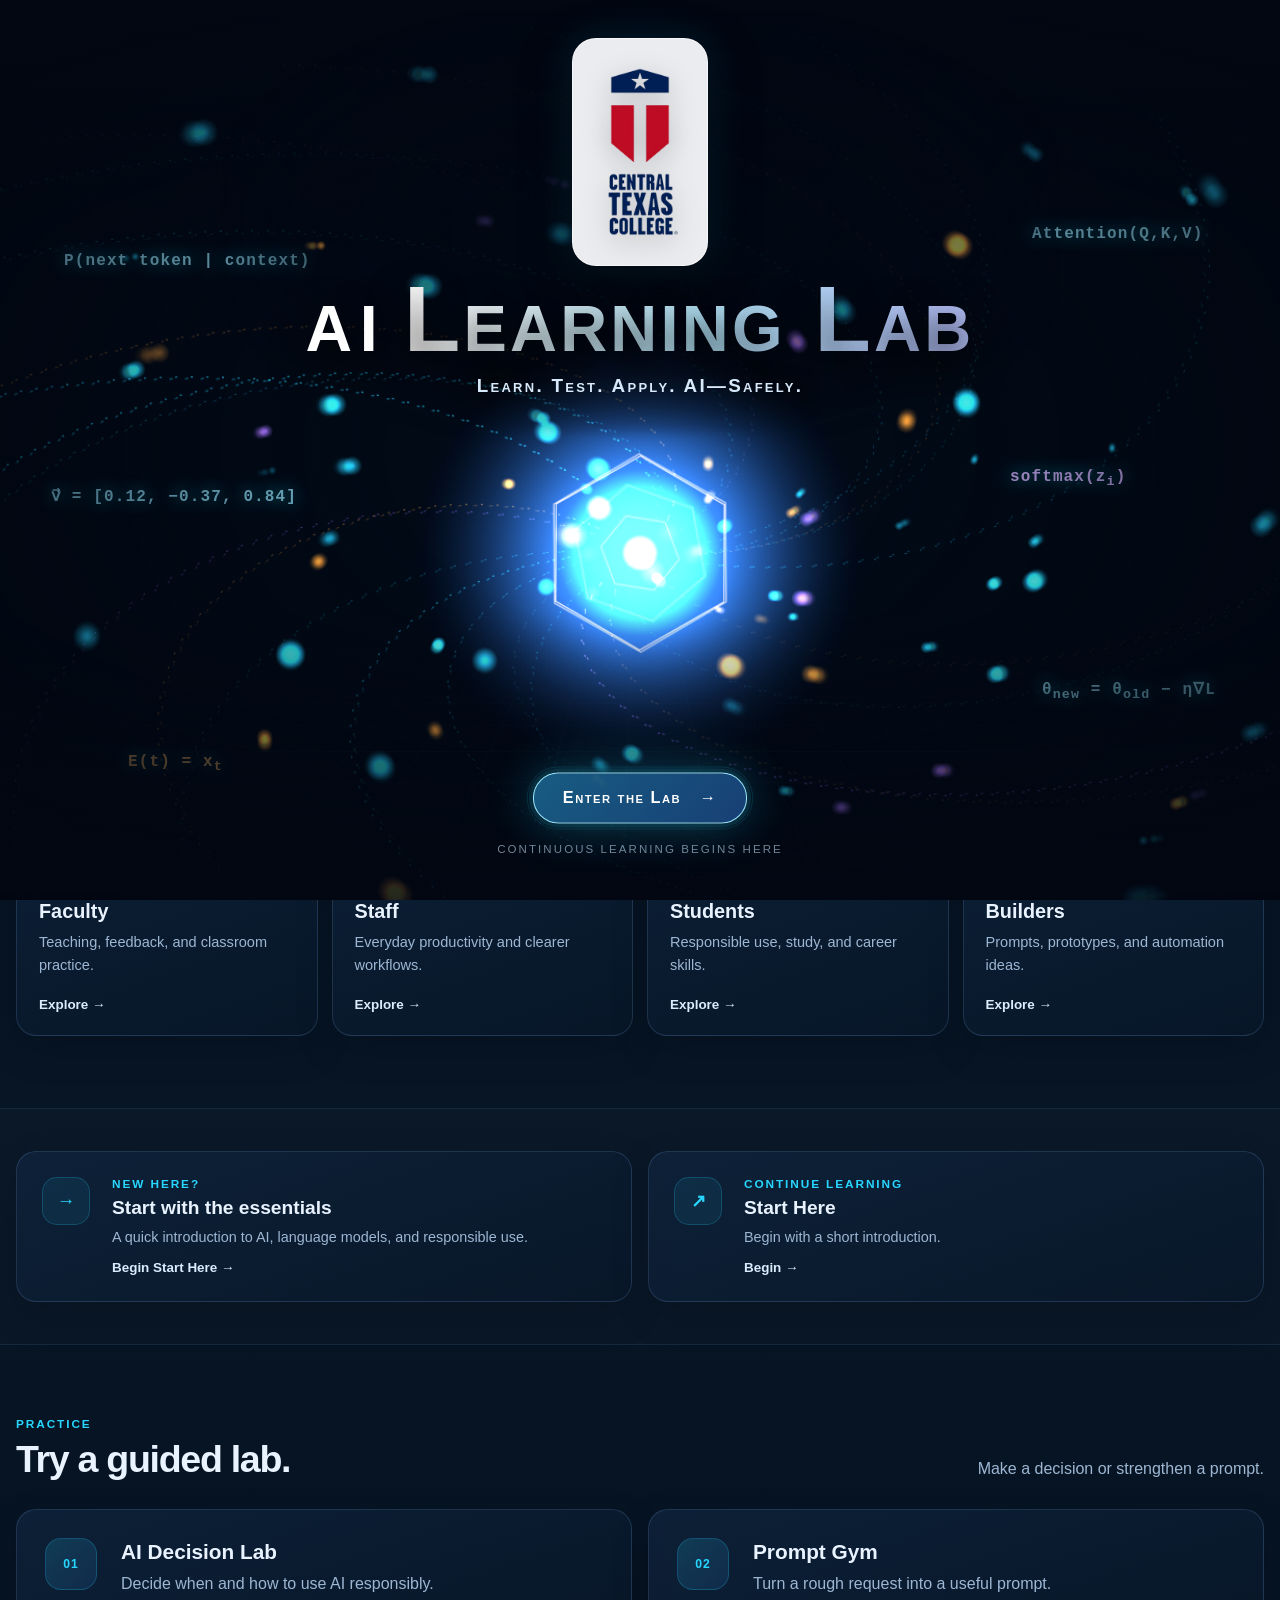
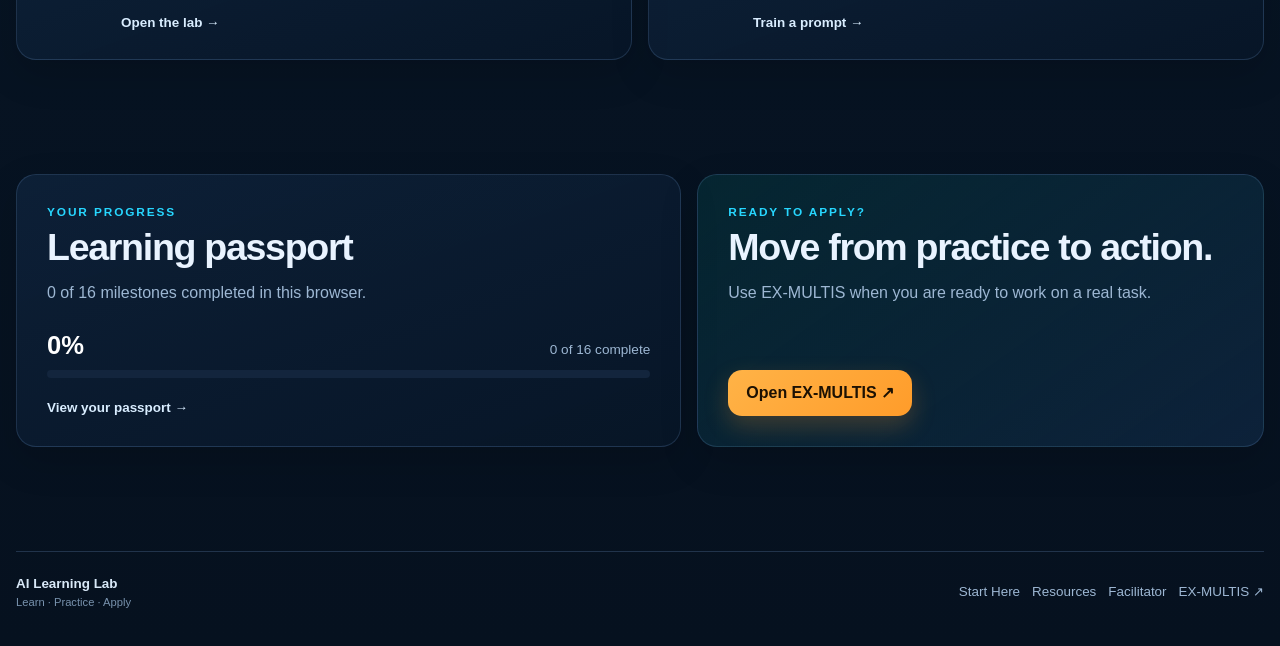
<file: index.html>
<!doctype html>
<html lang="en">
<head>
  <meta charset="utf-8">
  <meta name="viewport" content="width=device-width, initial-scale=1">
  <title>AI Learning Lab</title>
  <meta name="description" content="Central Texas College AI Learning Lab - a guided environment for faculty, staff, students, and builders.">
  <link rel="preload" href="assets/img/ctc-official-logo.png" as="image">
  <link rel="stylesheet" href="assets/css/styles.css">
  <noscript><style>.lab-intro{display:none!important}body{overflow:auto!important}</style></noscript>
</head>
<body class="home-page intro-active">
  <section class="lab-intro" data-lab-intro aria-label="Enter the CTC AI Learning Lab">
    <canvas class="lab-intro__canvas" data-intro-canvas aria-hidden="true"></canvas>
    <div class="lab-intro__grid" aria-hidden="true"></div>
    <div class="lab-intro__vignette" aria-hidden="true"></div>
    <div class="intro-equations" aria-hidden="true">
      <span class="intro-equation equation-1">P(next token | context)</span>
      <span class="intro-equation equation-2">Attention(Q,K,V)</span>
      <span class="intro-equation equation-3">E(t) = x<sub>t</sub></span>
      <span class="intro-equation equation-4">θ<sub>new</sub> = θ<sub>old</sub> − η∇L</span>
      <span class="intro-equation equation-5">v⃗ = [0.12, −0.37, 0.84]</span>
      <span class="intro-equation equation-6">softmax(z<sub>i</sub>)</span>
    </div>
    <div class="lab-intro__content">
      <div class="lab-intro__masthead">
        <div class="lab-intro__logo-frame">
          <img class="lab-intro__logo" src="assets/img/ctc-official-logo.png" alt="Central Texas College">
        </div>
        <div class="lab-intro__wordmark">
          <h1 class="lab-intro__title"><span>AI</span><strong>Learning Lab</strong></h1>
          <p class="lab-intro__tagline">Learn. Test. Apply. AI—Safely.</p>
        </div>
      </div>
      <div class="lab-intro__action">
        <a class="lab-intro__enter" href="#lab-menu" data-enter-lab>
          <span>Enter the Lab</span>
          <span aria-hidden="true">→</span>
        </a>
        <p class="lab-intro__hint">Continuous learning begins here</p>
      </div>
    </div>
  </section>

  <header class="topbar">
    <div class="container nav home-nav">
      <a class="brand home-brand" href="index.html">
        <span class="home-brand__mark"><img class="brand-logo" src="assets/img/ctc-official-logo.png" alt="Central Texas College"></span>
        <div>AI Learning Lab<small>Learn · Practice · Apply</small></div>
      </a>
      <nav class="nav-links">
        <a href="start-here/index.html">Start Here</a>
        <a href="foundations/index.html">Foundations</a>
        <a href="labs/decision-lab/index.html">Decision Lab</a>
        <a href="labs/prompt-gym/index.html">Prompt Gym</a>
        <a href="resources/index.html">Resources</a>
      </nav>
      <div class="actions">
        <button class="btn ghost intro-replay" type="button" data-replay-intro><span aria-hidden="true">↻</span> Replay</button>
        <a class="btn primary home-tool-button" href="https://exmultis.com/" target="_blank" rel="noopener">EX-MULTIS ↗</a>
      </div>
    </div>
  </header>

  <main>
    <section class="hero home-hero" id="lab-menu" tabindex="-1">
      <div class="container home-hero-grid">
        <div class="hero-copy">
          <div class="home-kicker">Practical AI learning</div>
          <h1>Learn AI.<br><span class="gradient">Use it well.</span></h1>
          <p class="lead">Build confidence through short lessons, guided practice, and tools you can use right away.</p>
          <div class="hero-actions">
            <a class="btn primary" href="start-here/index.html">Start learning</a>
            <a class="btn ghost" href="#practice">Explore the labs</a>
          </div>
        </div>
        <div class="home-journey" aria-label="Learning journey">
          <div class="home-journey__glow" aria-hidden="true"></div>
          <div class="home-kicker">Your learning path</div>
          <ol class="home-journey__steps">
            <li><span>01</span><div><strong>Learn</strong><small>Understand the essentials.</small></div></li>
            <li><span>02</span><div><strong>Practice</strong><small>Work through guided labs.</small></div></li>
            <li><span>03</span><div><strong>Apply</strong><small>Move into real tasks.</small></div></li>
          </ol>
          <div class="home-journey__note">Move at your own pace. No login required.</div>
        </div>
      </div>
    </section>

    <section class="home-section" id="pathways">
      <div class="container">
        <div class="home-section-heading">
          <div>
            <div class="home-kicker">Choose your path</div>
            <h2>Start where it matters to you.</h2>
          </div>
          <p>Four focused routes. One clear next step.</p>
        </div>
        <div class="home-pathways">
          <a class="home-path-card" href="pathways/faculty/index.html">
            <span class="home-path-icon icon-faculty">🎓</span>
            <h3>Faculty</h3>
            <p>Teaching, feedback, and classroom practice.</p>
            <span class="home-card-link">Explore →</span>
          </a>
          <a class="home-path-card" href="pathways/staff/index.html">
            <span class="home-path-icon icon-staff">💼</span>
            <h3>Staff</h3>
            <p>Everyday productivity and clearer workflows.</p>
            <span class="home-card-link">Explore →</span>
          </a>
          <a class="home-path-card" href="pathways/students/index.html">
            <span class="home-path-icon icon-students">👥</span>
            <h3>Students</h3>
            <p>Responsible use, study, and career skills.</p>
            <span class="home-card-link">Explore →</span>
          </a>
          <a class="home-path-card" href="pathways/builders/index.html">
            <span class="home-path-icon icon-builders">&lt;/&gt;</span>
            <h3>Builders</h3>
            <p>Prompts, prototypes, and automation ideas.</p>
            <span class="home-card-link">Explore →</span>
          </a>
        </div>
      </div>
    </section>

    <section class="home-section home-section--quiet">
      <div class="container home-resume-grid">
        <a class="home-feature-card" href="start-here/index.html">
          <span class="home-feature-card__icon" aria-hidden="true">→</span>
          <div>
            <div class="home-kicker">New here?</div>
            <h3>Start with the essentials</h3>
            <p>A quick introduction to AI, language models, and responsible use.</p>
            <span class="home-card-link">Begin Start Here →</span>
          </div>
        </a>
        <div class="home-feature-card" data-continue-card>
          <span class="home-feature-card__icon" aria-hidden="true">↗</span>
          <div>
            <div class="home-kicker">Continue learning</div>
            <h3>Pick up where you left off</h3>
            <p>Your most recent page is saved in this browser.</p>
            <span class="home-card-link">Resume →</span>
          </div>
        </div>
      </div>
    </section>

    <section class="home-section" id="practice">
      <div class="container">
        <div class="home-section-heading">
          <div>
            <div class="home-kicker">Practice</div>
            <h2>Try a guided lab.</h2>
          </div>
          <p>Make a decision or strengthen a prompt.</p>
        </div>
        <div class="home-labs">
          <a class="home-lab-card" href="labs/decision-lab/index.html">
            <span class="home-lab-card__number">01</span>
            <div>
              <h3>AI Decision Lab</h3>
              <p>Decide when and how to use AI responsibly.</p>
              <span class="home-card-link">Open the lab →</span>
            </div>
          </a>
          <a class="home-lab-card" href="labs/prompt-gym/index.html">
            <span class="home-lab-card__number">02</span>
            <div>
              <h3>Prompt Gym</h3>
              <p>Turn a rough request into a useful prompt.</p>
              <span class="home-card-link">Train a prompt →</span>
            </div>
          </a>
        </div>
      </div>
    </section>

    <section class="home-section home-section--last">
      <div class="container home-bottom-grid">
        <div class="home-progress-card">
          <div class="home-kicker">Your progress</div>
          <h2>Learning passport</h2>
          <p data-passport-summary>Track your completed milestones in this browser.</p>
          <div class="home-passport-progress" data-passport data-passport-compact></div>
          <a class="home-card-link" href="passport/index.html">View your passport →</a>
        </div>
        <div class="home-tool-card">
          <div class="home-kicker">Ready to apply?</div>
          <h2>Move from practice to action.</h2>
          <p>Use EX-MULTIS when you are ready to work on a real task.</p>
          <a class="btn signal" href="https://exmultis.com/" target="_blank" rel="noopener">Open EX-MULTIS ↗</a>
        </div>
      </div>
    </section>
  </main>

  <footer class="footer">
    <div class="container footer-grid">
      <div><strong>AI Learning Lab</strong><small>Learn · Practice · Apply</small></div>
      <div class="mini-nav">
        <a href="start-here/index.html">Start Here</a>
        <a href="resources/index.html">Resources</a>
        <a href="facilitator/index.html">Facilitator</a>
        <a href="https://exmultis.com/" target="_blank" rel="noopener">EX-MULTIS ↗</a>
      </div>
    </div>
  </footer>

  <script src="assets/js/intro.js"></script>
  <script src="assets/js/app.js"></script>
</body>
</html>
</file>
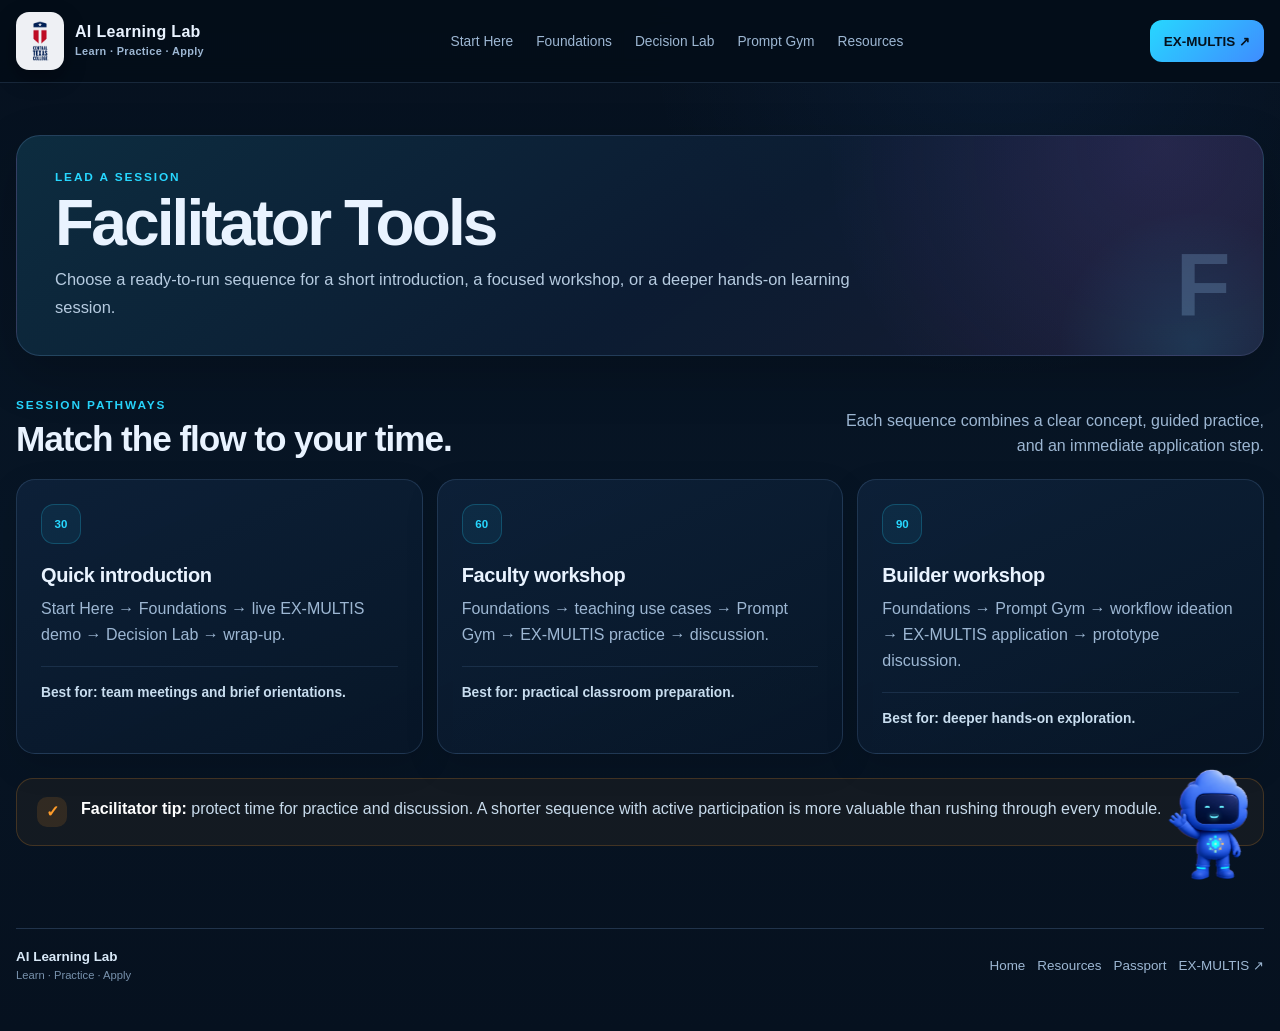
<file: facilitator/index.html>
<!doctype html>
<html lang="en"><head><meta charset="utf-8"><meta name="viewport" content="width=device-width, initial-scale=1"><title>Facilitator Tools · AI Learning Lab</title><link rel="stylesheet" href="../assets/css/styles.css"></head><body class="site-page">
<header class="topbar"><div class="container nav home-nav"><a class="brand home-brand" href="../index.html"><span class="home-brand__mark"><img class="brand-logo" src="../assets/img/ctc-official-logo.png" alt="Central Texas College"></span><div>AI Learning Lab<small>Learn · Practice · Apply</small></div></a><nav class="nav-links"><a href="../start-here/index.html">Start Here</a><a href="../foundations/index.html">Foundations</a><a href="../labs/decision-lab/index.html">Decision Lab</a><a href="../labs/prompt-gym/index.html">Prompt Gym</a><a href="../resources/index.html">Resources</a></nav><div class="actions"><a class="btn primary home-tool-button" href="https://exmultis.com/" target="_blank" rel="noopener">EX-MULTIS ↗</a></div></div></header>
<main class="site-main"><div class="container">
  <section class="site-page-hero"><div><div class="home-kicker">Lead a session</div><h1>Facilitator Tools</h1><p>Choose a ready-to-run sequence for a short introduction, a focused workshop, or a deeper hands-on learning session.</p></div><span class="site-page-hero__step" aria-hidden="true">F</span></section>
  <div class="site-section-heading"><div><div class="home-kicker">Session pathways</div><h2>Match the flow to your time.</h2></div><p>Each sequence combines a clear concept, guided practice, and an immediate application step.</p></div>
  <div class="site-cards">
    <article class="site-card"><span class="site-card__number">30</span><h3>Quick introduction</h3><p>Start Here → Foundations → live EX-MULTIS demo → Decision Lab → wrap-up.</p><div class="meta">Best for: team meetings and brief orientations.</div></article>
    <article class="site-card"><span class="site-card__number">60</span><h3>Faculty workshop</h3><p>Foundations → teaching use cases → Prompt Gym → EX-MULTIS practice → discussion.</p><div class="meta">Best for: practical classroom preparation.</div></article>
    <article class="site-card"><span class="site-card__number">90</span><h3>Builder workshop</h3><p>Foundations → Prompt Gym → workflow ideation → EX-MULTIS application → prototype discussion.</p><div class="meta">Best for: deeper hands-on exploration.</div></article>
  </div>
  <div class="site-callout"><span class="site-callout__mark">✓</span><div><strong>Facilitator tip:</strong> protect time for practice and discussion. A shorter sequence with active participation is more valuable than rushing through every module.</div></div>
</div></main>
<footer class="footer site-footer"><div class="container footer-grid"><div><strong>AI Learning Lab</strong><small>Learn · Practice · Apply</small></div><div class="mini-nav"><a href="../index.html">Home</a><a href="../resources/index.html">Resources</a><a href="../passport/index.html">Passport</a><a href="https://exmultis.com/" target="_blank" rel="noopener">EX-MULTIS ↗</a></div></div></footer><script src="../assets/js/app.js"></script></body></html>
</file>
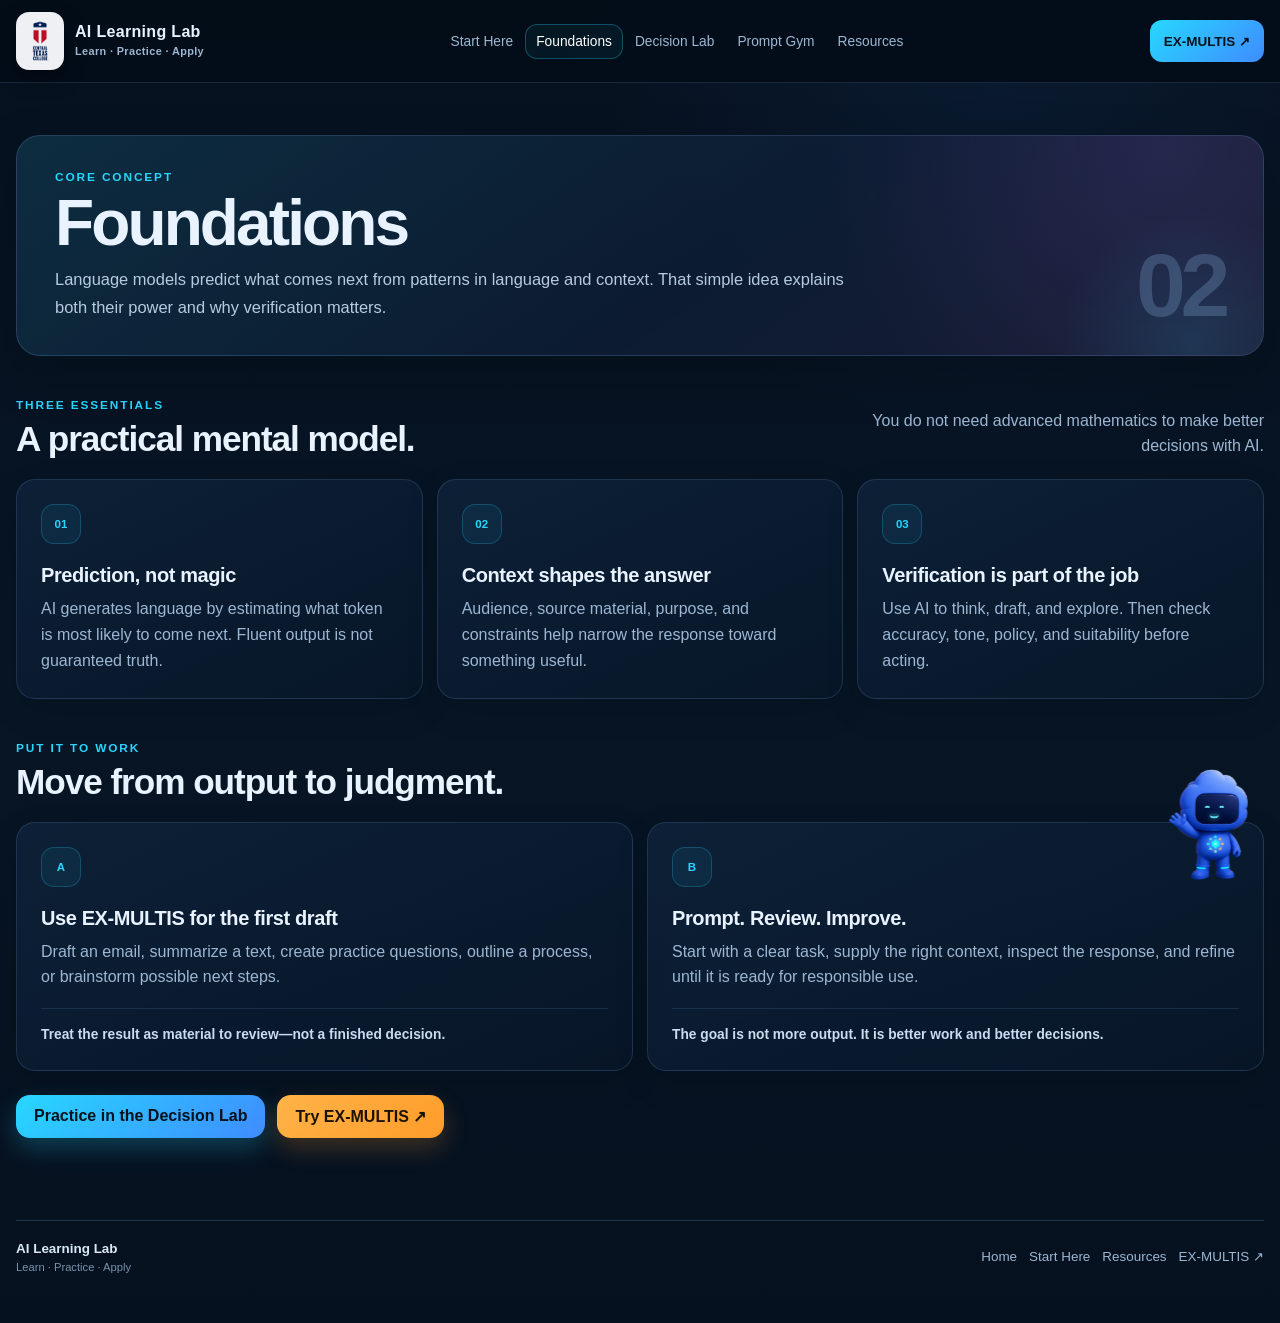
<file: foundations/index.html>
<!doctype html>
<html lang="en"><head>
<meta charset="utf-8"><meta name="viewport" content="width=device-width, initial-scale=1">
<title>Foundations · AI Learning Lab</title>
<link rel="stylesheet" href="../assets/css/styles.css">
</head><body class="site-page">
<header class="topbar"><div class="container nav home-nav">
  <a class="brand home-brand" href="../index.html"><span class="home-brand__mark"><img class="brand-logo" src="../assets/img/ctc-official-logo.png" alt="Central Texas College"></span><div>AI Learning Lab<small>Learn · Practice · Apply</small></div></a>
  <nav class="nav-links"><a href="../start-here/index.html">Start Here</a><a class="active" href="index.html">Foundations</a><a href="../labs/decision-lab/index.html">Decision Lab</a><a href="../labs/prompt-gym/index.html">Prompt Gym</a><a href="../resources/index.html">Resources</a></nav>
  <div class="actions"><a class="btn primary home-tool-button" href="https://exmultis.com/" target="_blank" rel="noopener">EX-MULTIS ↗</a></div>
</div></header>
<main class="site-main"><div class="container">
  <section class="site-page-hero"><div><div class="home-kicker">Core concept</div><h1>Foundations</h1><p>Language models predict what comes next from patterns in language and context. That simple idea explains both their power and why verification matters.</p></div><span class="site-page-hero__step" aria-hidden="true">02</span></section>
  <div class="site-section-heading"><div><div class="home-kicker">Three essentials</div><h2>A practical mental model.</h2></div><p>You do not need advanced mathematics to make better decisions with AI.</p></div>
  <div class="site-cards">
    <article class="site-card"><span class="site-card__number">01</span><h3>Prediction, not magic</h3><p>AI generates language by estimating what token is most likely to come next. Fluent output is not guaranteed truth.</p></article>
    <article class="site-card"><span class="site-card__number">02</span><h3>Context shapes the answer</h3><p>Audience, source material, purpose, and constraints help narrow the response toward something useful.</p></article>
    <article class="site-card"><span class="site-card__number">03</span><h3>Verification is part of the job</h3><p>Use AI to think, draft, and explore. Then check accuracy, tone, policy, and suitability before acting.</p></article>
  </div>
  <div class="site-section-heading"><div><div class="home-kicker">Put it to work</div><h2>Move from output to judgment.</h2></div></div>
  <div class="site-cards site-cards--two">
    <article class="site-card"><span class="site-card__number">A</span><h3>Use EX-MULTIS for the first draft</h3><p>Draft an email, summarize a text, create practice questions, outline a process, or brainstorm possible next steps.</p><div class="meta">Treat the result as material to review—not a finished decision.</div></article>
    <article class="site-card"><span class="site-card__number">B</span><h3>Prompt. Review. Improve.</h3><p>Start with a clear task, supply the right context, inspect the response, and refine until it is ready for responsible use.</p><div class="meta">The goal is not more output. It is better work and better decisions.</div></article>
  </div>
  <div class="site-actions"><a class="btn primary" href="../labs/decision-lab/index.html" onclick="CTC.complete('llm-foundations')">Practice in the Decision Lab</a><a class="btn signal" href="https://exmultis.com/" target="_blank" rel="noopener">Try EX-MULTIS ↗</a></div>
</div></main>
<footer class="footer site-footer"><div class="container footer-grid"><div><strong>AI Learning Lab</strong><small>Learn · Practice · Apply</small></div><div class="mini-nav"><a href="../index.html">Home</a><a href="../start-here/index.html">Start Here</a><a href="../resources/index.html">Resources</a><a href="https://exmultis.com/" target="_blank" rel="noopener">EX-MULTIS ↗</a></div></div></footer>
<script src="../assets/js/app.js"></script>
</body></html>
</file>
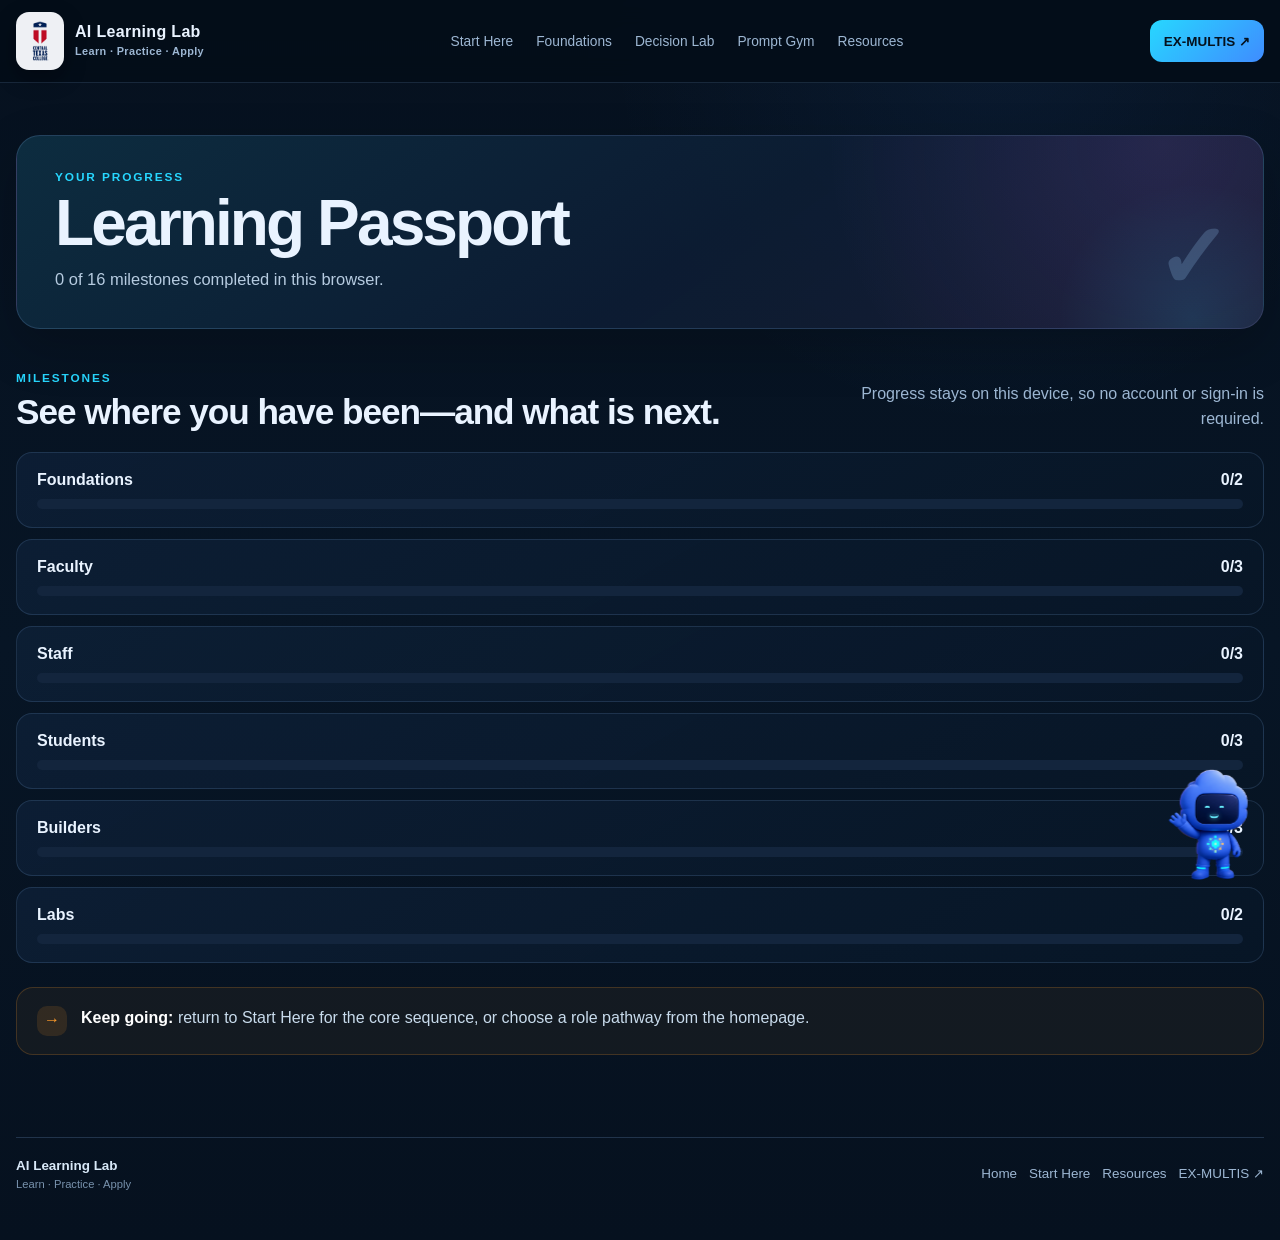
<file: passport/index.html>
<!doctype html>
<html lang="en"><head><meta charset="utf-8"><meta name="viewport" content="width=device-width, initial-scale=1"><title>Learning Passport · AI Learning Lab</title><link rel="stylesheet" href="../assets/css/styles.css"></head><body class="site-page">
<header class="topbar"><div class="container nav home-nav"><a class="brand home-brand" href="../index.html"><span class="home-brand__mark"><img class="brand-logo" src="../assets/img/ctc-official-logo.png" alt="Central Texas College"></span><div>AI Learning Lab<small>Learn · Practice · Apply</small></div></a><nav class="nav-links"><a href="../start-here/index.html">Start Here</a><a href="../foundations/index.html">Foundations</a><a href="../labs/decision-lab/index.html">Decision Lab</a><a href="../labs/prompt-gym/index.html">Prompt Gym</a><a href="../resources/index.html">Resources</a></nav><div class="actions"><a class="btn primary home-tool-button" href="https://exmultis.com/" target="_blank" rel="noopener">EX-MULTIS ↗</a></div></div></header>
<main class="site-main"><div class="container">
  <section class="site-page-hero"><div><div class="home-kicker">Your progress</div><h1>Learning Passport</h1><p data-passport-summary>Your completed modules and labs are tracked privately in this browser.</p></div><span class="site-page-hero__step" aria-hidden="true">✓</span></section>
  <div class="site-section-heading"><div><div class="home-kicker">Milestones</div><h2>See where you have been—and what is next.</h2></div><p>Progress stays on this device, so no account or sign-in is required.</p></div>
  <div class="progress-wrap" data-passport></div>
  <div class="site-callout"><span class="site-callout__mark">→</span><div><strong>Keep going:</strong> return to Start Here for the core sequence, or choose a role pathway from the homepage.</div></div>
</div></main>
<footer class="footer site-footer"><div class="container footer-grid"><div><strong>AI Learning Lab</strong><small>Learn · Practice · Apply</small></div><div class="mini-nav"><a href="../index.html">Home</a><a href="../start-here/index.html">Start Here</a><a href="../resources/index.html">Resources</a><a href="https://exmultis.com/" target="_blank" rel="noopener">EX-MULTIS ↗</a></div></div></footer><script src="../assets/js/app.js"></script></body></html>
</file>
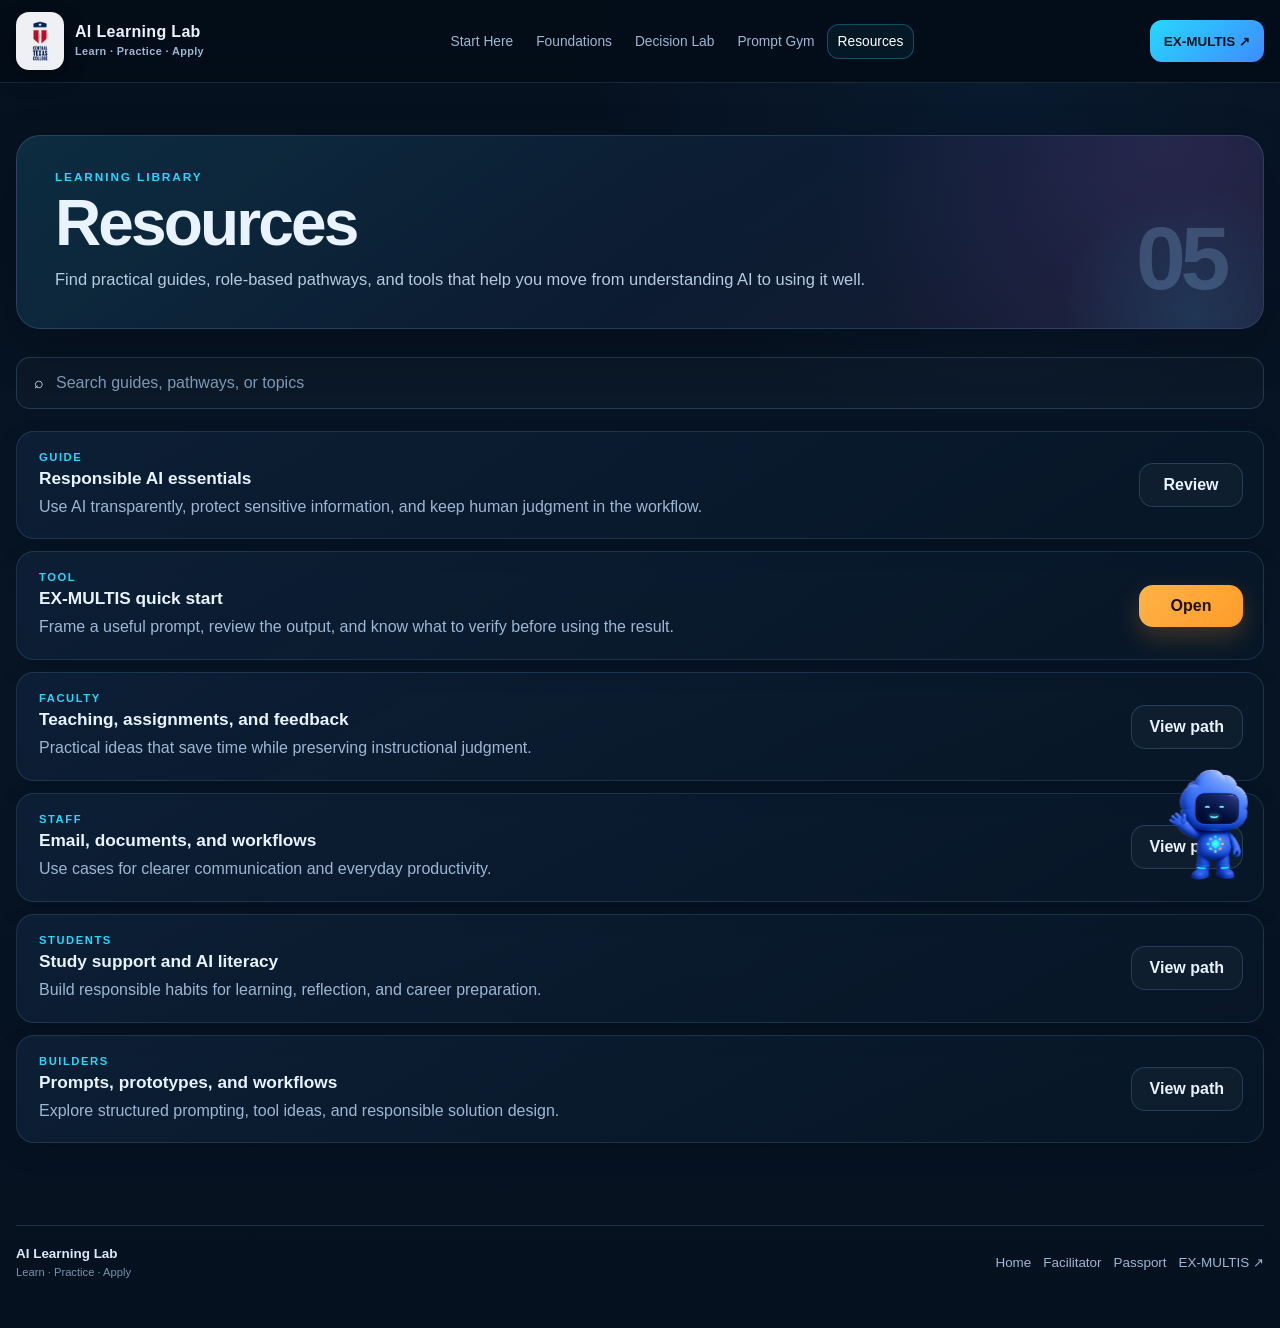
<file: resources/index.html>
<!doctype html>
<html lang="en"><head><meta charset="utf-8"><meta name="viewport" content="width=device-width, initial-scale=1"><title>Resources · AI Learning Lab</title><link rel="stylesheet" href="../assets/css/styles.css"></head><body class="site-page">
<header class="topbar"><div class="container nav home-nav"><a class="brand home-brand" href="../index.html"><span class="home-brand__mark"><img class="brand-logo" src="../assets/img/ctc-official-logo.png" alt="Central Texas College"></span><div>AI Learning Lab<small>Learn · Practice · Apply</small></div></a><nav class="nav-links"><a href="../start-here/index.html">Start Here</a><a href="../foundations/index.html">Foundations</a><a href="../labs/decision-lab/index.html">Decision Lab</a><a href="../labs/prompt-gym/index.html">Prompt Gym</a><a class="active" href="index.html">Resources</a></nav><div class="actions"><a class="btn primary home-tool-button" href="https://exmultis.com/" target="_blank" rel="noopener">EX-MULTIS ↗</a></div></div></header>
<main class="site-main"><div class="container">
  <section class="site-page-hero"><div><div class="home-kicker">Learning library</div><h1>Resources</h1><p>Find practical guides, role-based pathways, and tools that help you move from understanding AI to using it well.</p></div><span class="site-page-hero__step" aria-hidden="true">05</span></section>
  <div class="search-box"><span aria-hidden="true">⌕</span><input data-module-search type="search" placeholder="Search guides, pathways, or topics"></div>
  <div class="module-list">
    <div class="module" data-module><div><div class="tag">Guide</div><h4>Responsible AI essentials</h4><p>Use AI transparently, protect sensitive information, and keep human judgment in the workflow.</p></div><a class="btn" href="../foundations/index.html">Review</a></div>
    <div class="module" data-module><div><div class="tag">Tool</div><h4>EX-MULTIS quick start</h4><p>Frame a useful prompt, review the output, and know what to verify before using the result.</p></div><a class="btn signal" href="https://exmultis.com/" target="_blank" rel="noopener">Open</a></div>
    <div class="module" data-module><div><div class="tag">Faculty</div><h4>Teaching, assignments, and feedback</h4><p>Practical ideas that save time while preserving instructional judgment.</p></div><a class="btn" href="../pathways/faculty/index.html">View path</a></div>
    <div class="module" data-module><div><div class="tag">Staff</div><h4>Email, documents, and workflows</h4><p>Use cases for clearer communication and everyday productivity.</p></div><a class="btn" href="../pathways/staff/index.html">View path</a></div>
    <div class="module" data-module><div><div class="tag">Students</div><h4>Study support and AI literacy</h4><p>Build responsible habits for learning, reflection, and career preparation.</p></div><a class="btn" href="../pathways/students/index.html">View path</a></div>
    <div class="module" data-module><div><div class="tag">Builders</div><h4>Prompts, prototypes, and workflows</h4><p>Explore structured prompting, tool ideas, and responsible solution design.</p></div><a class="btn" href="../pathways/builders/index.html">View path</a></div>
  </div>
</div></main>
<footer class="footer site-footer"><div class="container footer-grid"><div><strong>AI Learning Lab</strong><small>Learn · Practice · Apply</small></div><div class="mini-nav"><a href="../index.html">Home</a><a href="../facilitator/index.html">Facilitator</a><a href="../passport/index.html">Passport</a><a href="https://exmultis.com/" target="_blank" rel="noopener">EX-MULTIS ↗</a></div></div></footer><script src="../assets/js/app.js"></script></body></html>
</file>
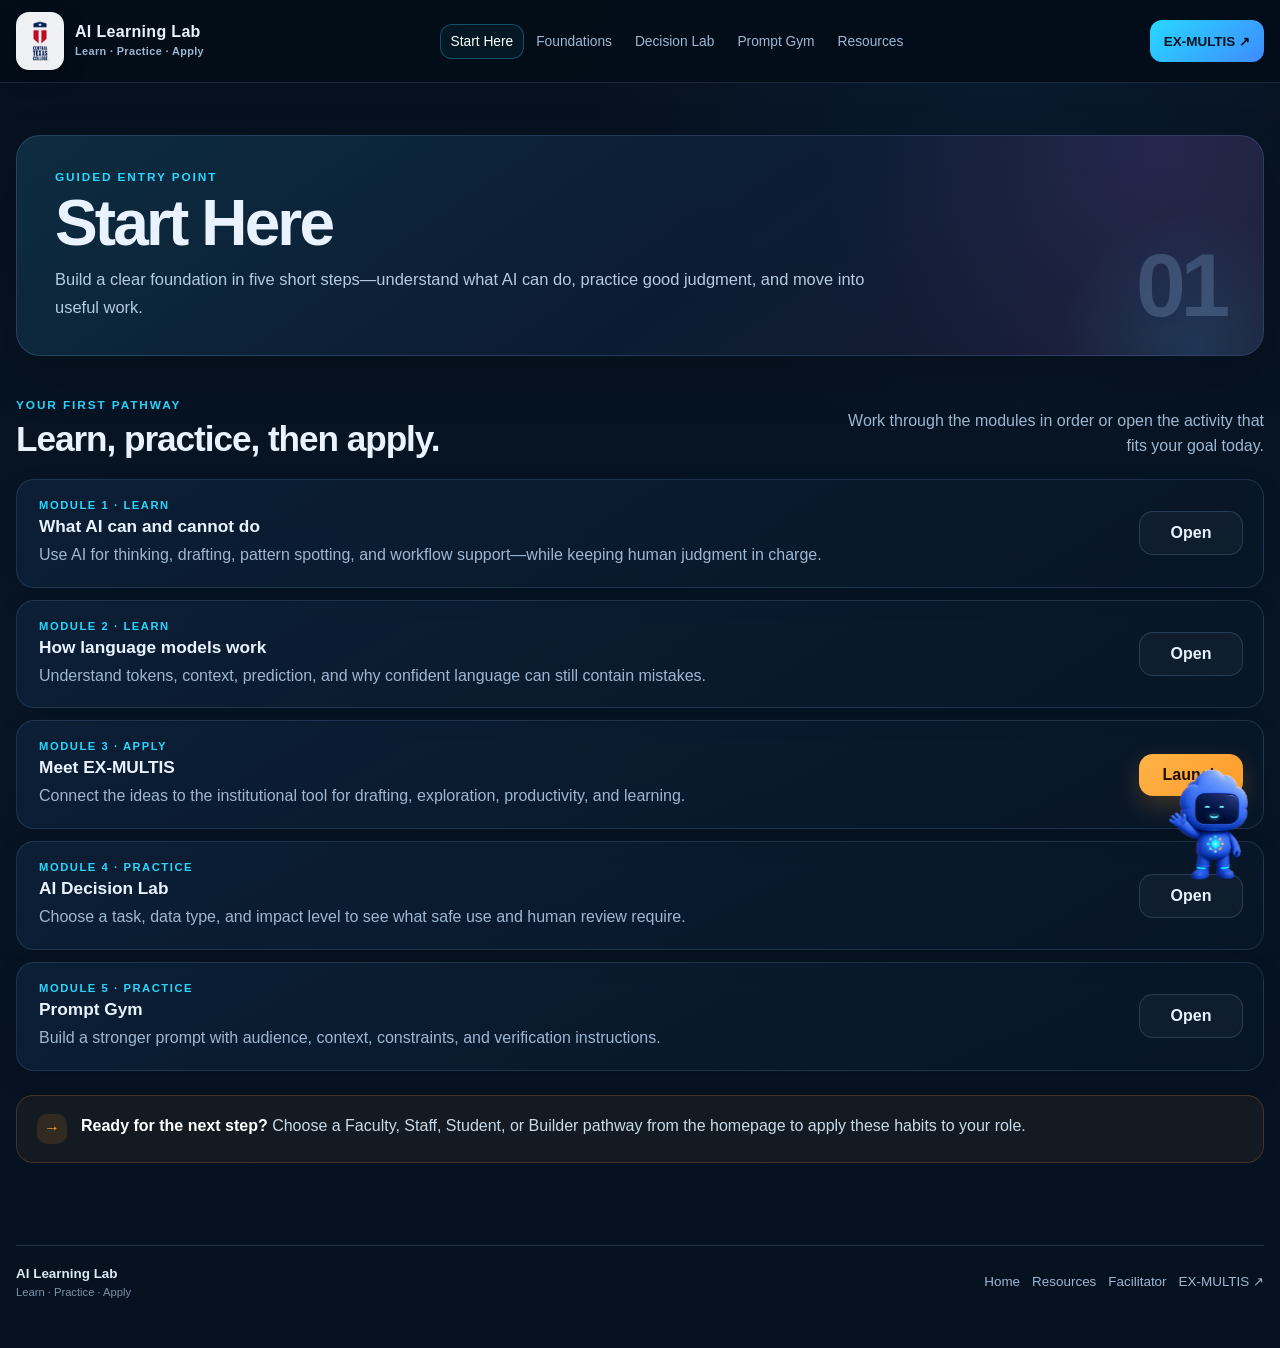
<file: start-here/index.html>
<!doctype html>
<html lang="en"><head>
<meta charset="utf-8"><meta name="viewport" content="width=device-width, initial-scale=1">
<title>Start Here · AI Learning Lab</title>
<link rel="stylesheet" href="../assets/css/styles.css">
</head><body class="site-page">
<header class="topbar"><div class="container nav home-nav">
  <a class="brand home-brand" href="../index.html"><span class="home-brand__mark"><img class="brand-logo" src="../assets/img/ctc-official-logo.png" alt="Central Texas College"></span><div>AI Learning Lab<small>Learn · Practice · Apply</small></div></a>
  <nav class="nav-links"><a class="active" href="index.html">Start Here</a><a href="../foundations/index.html">Foundations</a><a href="../labs/decision-lab/index.html">Decision Lab</a><a href="../labs/prompt-gym/index.html">Prompt Gym</a><a href="../resources/index.html">Resources</a></nav>
  <div class="actions"><a class="btn primary home-tool-button" href="https://exmultis.com/" target="_blank" rel="noopener">EX-MULTIS ↗</a></div>
</div></header>
<main class="site-main"><div class="container">
  <section class="site-page-hero"><div><div class="home-kicker">Guided entry point</div><h1>Start Here</h1><p>Build a clear foundation in five short steps—understand what AI can do, practice good judgment, and move into useful work.</p></div><span class="site-page-hero__step" aria-hidden="true">01</span></section>
  <div class="site-section-heading"><div><div class="home-kicker">Your first pathway</div><h2>Learn, practice, then apply.</h2></div><p>Work through the modules in order or open the activity that fits your goal today.</p></div>
  <div class="module-list">
    <div class="module" data-module><div><div class="tag">Module 1 · Learn</div><h4>What AI can and cannot do</h4><p>Use AI for thinking, drafting, pattern spotting, and workflow support—while keeping human judgment in charge.</p></div><a class="btn" href="../foundations/index.html" onclick="CTC.complete('start-here')">Open</a></div>
    <div class="module" data-module><div><div class="tag">Module 2 · Learn</div><h4>How language models work</h4><p>Understand tokens, context, prediction, and why confident language can still contain mistakes.</p></div><a class="btn" href="../foundations/index.html" onclick="CTC.complete('llm-foundations')">Open</a></div>
    <div class="module" data-module><div><div class="tag">Module 3 · Apply</div><h4>Meet EX-MULTIS</h4><p>Connect the ideas to the institutional tool for drafting, exploration, productivity, and learning.</p></div><a class="btn signal" href="https://exmultis.com/" target="_blank" rel="noopener">Launch</a></div>
    <div class="module" data-module><div><div class="tag">Module 4 · Practice</div><h4>AI Decision Lab</h4><p>Choose a task, data type, and impact level to see what safe use and human review require.</p></div><a class="btn" href="../labs/decision-lab/index.html">Open</a></div>
    <div class="module" data-module><div><div class="tag">Module 5 · Practice</div><h4>Prompt Gym</h4><p>Build a stronger prompt with audience, context, constraints, and verification instructions.</p></div><a class="btn" href="../labs/prompt-gym/index.html">Open</a></div>
  </div>
  <div class="site-callout"><span class="site-callout__mark">→</span><div><strong>Ready for the next step?</strong> Choose a Faculty, Staff, Student, or Builder pathway from the homepage to apply these habits to your role.</div></div>
</div></main>
<footer class="footer site-footer"><div class="container footer-grid"><div><strong>AI Learning Lab</strong><small>Learn · Practice · Apply</small></div><div class="mini-nav"><a href="../index.html">Home</a><a href="../resources/index.html">Resources</a><a href="../facilitator/index.html">Facilitator</a><a href="https://exmultis.com/" target="_blank" rel="noopener">EX-MULTIS ↗</a></div></div></footer>
<script src="../assets/js/app.js"></script>
</body></html>
</file>
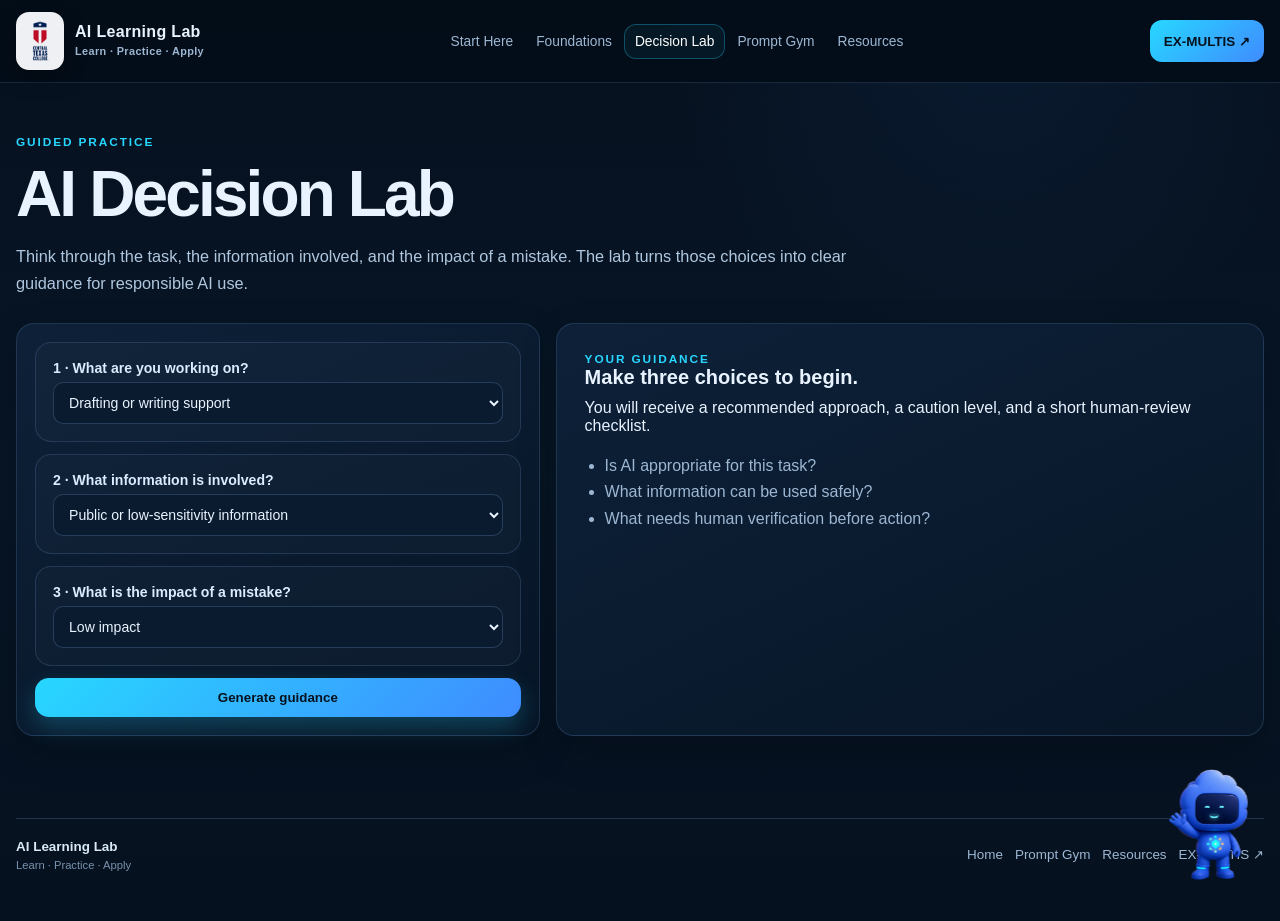
<file: labs/decision-lab/index.html>
<!doctype html>
<html lang="en"><head><meta charset="utf-8"><meta name="viewport" content="width=device-width, initial-scale=1"><title>AI Decision Lab · AI Learning Lab</title><link rel="stylesheet" href="../../assets/css/styles.css"></head><body class="site-page">
<header class="topbar"><div class="container nav home-nav"><a class="brand home-brand" href="../../index.html"><span class="home-brand__mark"><img class="brand-logo" src="../../assets/img/ctc-official-logo.png" alt="Central Texas College"></span><div>AI Learning Lab<small>Learn · Practice · Apply</small></div></a><nav class="nav-links"><a href="../../start-here/index.html">Start Here</a><a href="../../foundations/index.html">Foundations</a><a class="active" href="index.html">Decision Lab</a><a href="../prompt-gym/index.html">Prompt Gym</a><a href="../../resources/index.html">Resources</a></nav><div class="actions"><a class="btn primary home-tool-button" href="https://exmultis.com/" target="_blank" rel="noopener">EX-MULTIS ↗</a></div></div></header>
<main class="site-main"><div class="container">
  <div class="site-lab-intro"><div class="home-kicker">Guided practice</div><h1>AI Decision Lab</h1><p>Think through the task, the information involved, and the impact of a mistake. The lab turns those choices into clear guidance for responsible AI use.</p></div>
  <div class="decision-grid">
    <div class="panel stepper">
      <div class="step-item"><strong>1 · What are you working on?</strong><select id="task"><option value="drafting">Drafting or writing support</option><option value="summarizing">Summarizing a document</option><option value="research">Research framing or question generation</option><option value="teaching">Teaching or learning material</option><option value="workflow">Workflow or process improvement</option><option value="analysis">Analysis or decision support</option></select></div>
      <div class="step-item"><strong>2 · What information is involved?</strong><select id="data-type"><option value="public">Public or low-sensitivity information</option><option value="internal">Internal institutional information</option><option value="sensitive">Sensitive or regulated information</option></select></div>
      <div class="step-item"><strong>3 · What is the impact of a mistake?</strong><select id="risk-level"><option value="low">Low impact</option><option value="medium">Moderate impact</option><option value="high">High impact</option></select></div>
      <button class="btn primary" id="run-decision">Generate guidance</button>
    </div>
    <div class="panel output-box" id="decision-output"><div class="home-kicker">Your guidance</div><h3>Make three choices to begin.</h3><p class="section-intro" style="margin-top:0">You will receive a recommended approach, a caution level, and a short human-review checklist.</p><ul><li>Is AI appropriate for this task?</li><li>What information can be used safely?</li><li>What needs human verification before action?</li></ul></div>
  </div>
</div></main>
<footer class="footer site-footer"><div class="container footer-grid"><div><strong>AI Learning Lab</strong><small>Learn · Practice · Apply</small></div><div class="mini-nav"><a href="../../index.html">Home</a><a href="../prompt-gym/index.html">Prompt Gym</a><a href="../../resources/index.html">Resources</a><a href="https://exmultis.com/" target="_blank" rel="noopener">EX-MULTIS ↗</a></div></div></footer><script src="../../assets/js/app.js"></script><script src="../../assets/js/decision-lab.js"></script></body></html>
</file>
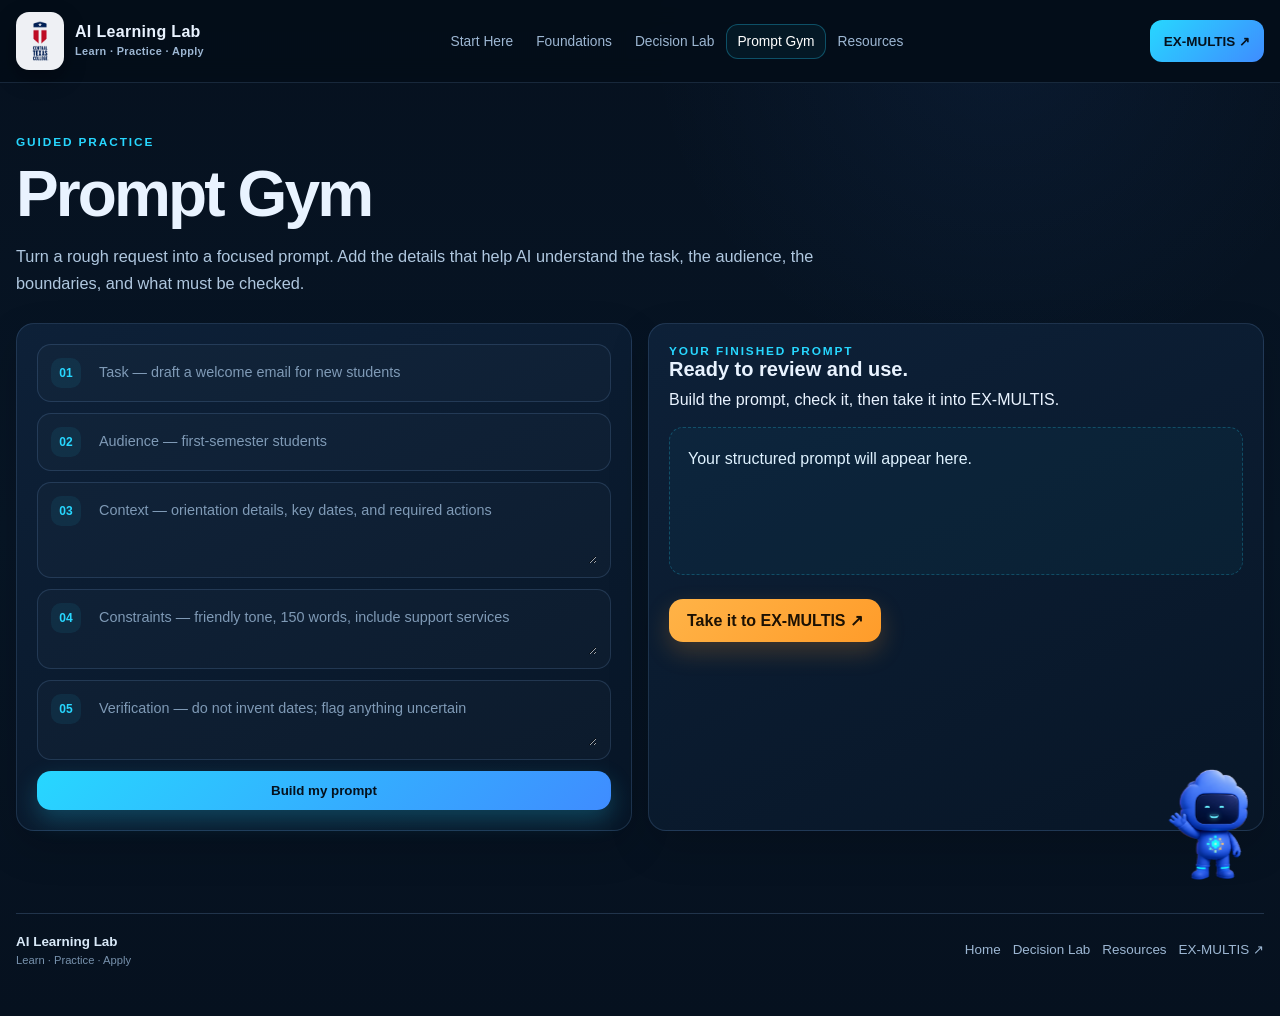
<file: labs/prompt-gym/index.html>
<!doctype html>
<html lang="en"><head><meta charset="utf-8"><meta name="viewport" content="width=device-width, initial-scale=1"><title>Prompt Gym · AI Learning Lab</title><link rel="stylesheet" href="../../assets/css/styles.css"></head><body class="site-page">
<header class="topbar"><div class="container nav home-nav"><a class="brand home-brand" href="../../index.html"><span class="home-brand__mark"><img class="brand-logo" src="../../assets/img/ctc-official-logo.png" alt="Central Texas College"></span><div>AI Learning Lab<small>Learn · Practice · Apply</small></div></a><nav class="nav-links"><a href="../../start-here/index.html">Start Here</a><a href="../../foundations/index.html">Foundations</a><a href="../decision-lab/index.html">Decision Lab</a><a class="active" href="index.html">Prompt Gym</a><a href="../../resources/index.html">Resources</a></nav><div class="actions"><a class="btn primary home-tool-button" href="https://exmultis.com/" target="_blank" rel="noopener">EX-MULTIS ↗</a></div></div></header>
<main class="site-main"><div class="container">
  <div class="site-lab-intro"><div class="home-kicker">Guided practice</div><h1>Prompt Gym</h1><p>Turn a rough request into a focused prompt. Add the details that help AI understand the task, the audience, the boundaries, and what must be checked.</p></div>
  <div class="prompt-grid">
    <div class="panel prompt-box"><div class="prompt-fields">
      <label class="prompt-field"><span>01</span><input id="pg-task" type="text" placeholder="Task — draft a welcome email for new students"></label>
      <label class="prompt-field"><span>02</span><input id="pg-audience" type="text" placeholder="Audience — first-semester students"></label>
      <label class="prompt-field"><span>03</span><textarea id="pg-source" placeholder="Context — orientation details, key dates, and required actions"></textarea></label>
      <label class="prompt-field prompt-field--short"><span>04</span><textarea id="pg-constraints" placeholder="Constraints — friendly tone, 150 words, include support services"></textarea></label>
      <label class="prompt-field prompt-field--short"><span>05</span><textarea id="pg-verification" placeholder="Verification — do not invent dates; flag anything uncertain"></textarea></label>
      <button class="btn primary" id="build-prompt">Build my prompt</button>
    </div></div>
    <div class="panel prompt-box"><div class="home-kicker">Your finished prompt</div><h3>Ready to review and use.</h3><p class="section-intro" style="margin-top:0">Build the prompt, check it, then take it into EX-MULTIS.</p><div class="result" id="prompt-output">Your structured prompt will appear here.</div><div class="site-actions"><a class="btn signal" href="https://exmultis.com/" target="_blank" rel="noopener">Take it to EX-MULTIS ↗</a></div></div>
  </div>
</div></main>
<footer class="footer site-footer"><div class="container footer-grid"><div><strong>AI Learning Lab</strong><small>Learn · Practice · Apply</small></div><div class="mini-nav"><a href="../../index.html">Home</a><a href="../decision-lab/index.html">Decision Lab</a><a href="../../resources/index.html">Resources</a><a href="https://exmultis.com/" target="_blank" rel="noopener">EX-MULTIS ↗</a></div></div></footer><script src="../../assets/js/app.js"></script><script src="../../assets/js/prompt-gym.js"></script></body></html>
</file>
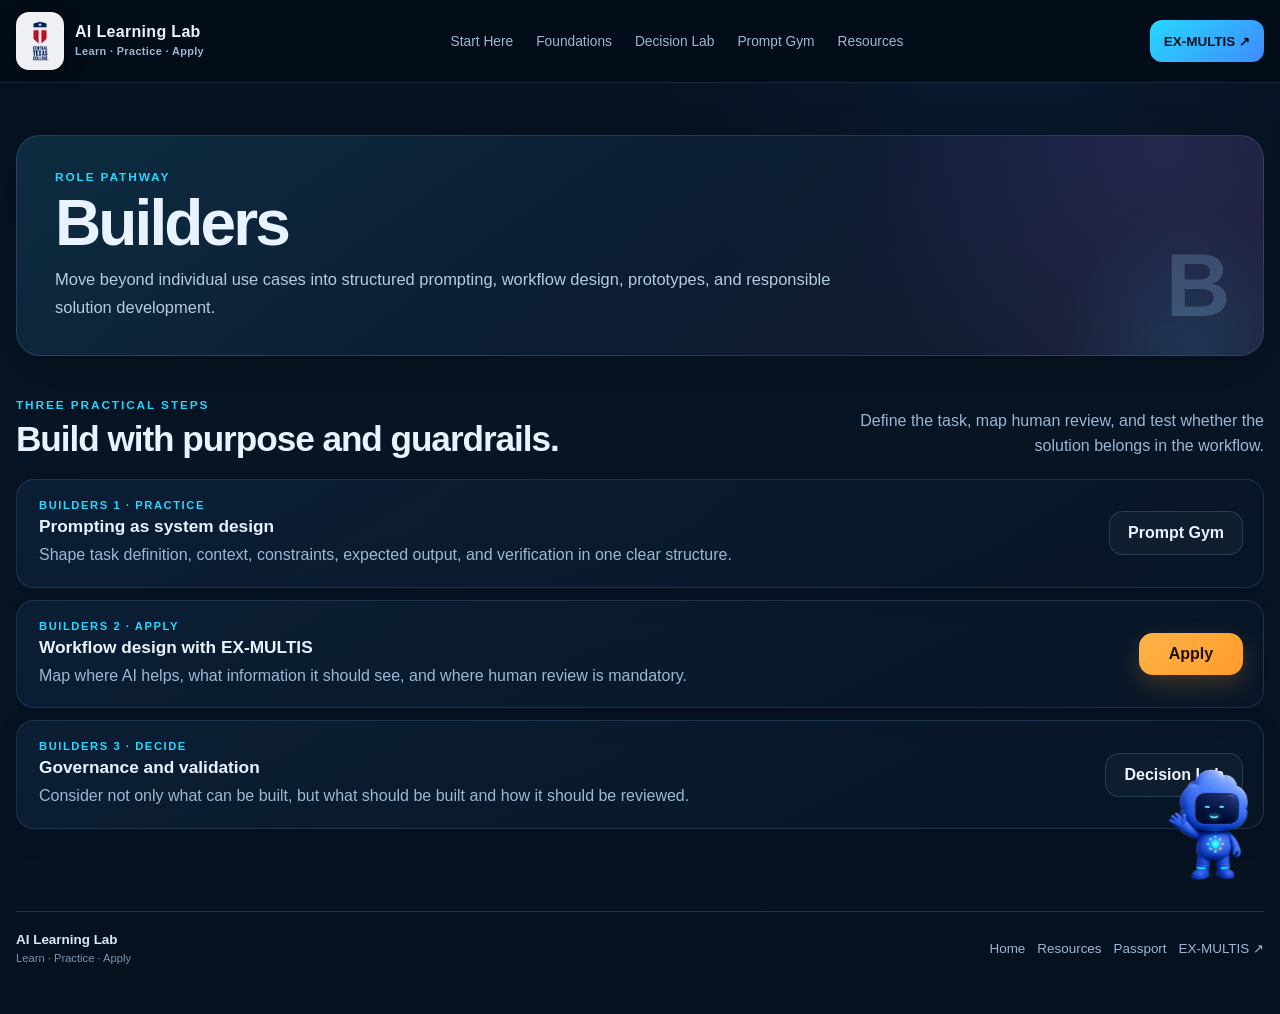
<file: pathways/builders/index.html>
<!doctype html>
<html lang="en"><head><meta charset="utf-8"><meta name="viewport" content="width=device-width, initial-scale=1"><title>Builder Pathway · AI Learning Lab</title><link rel="stylesheet" href="../../assets/css/styles.css"></head><body class="site-page">
<header class="topbar"><div class="container nav home-nav"><a class="brand home-brand" href="../../index.html"><span class="home-brand__mark"><img class="brand-logo" src="../../assets/img/ctc-official-logo.png" alt="Central Texas College"></span><div>AI Learning Lab<small>Learn · Practice · Apply</small></div></a><nav class="nav-links"><a href="../../start-here/index.html">Start Here</a><a href="../../foundations/index.html">Foundations</a><a href="../../labs/decision-lab/index.html">Decision Lab</a><a href="../../labs/prompt-gym/index.html">Prompt Gym</a><a href="../../resources/index.html">Resources</a></nav><div class="actions"><a class="btn primary home-tool-button" href="https://exmultis.com/" target="_blank" rel="noopener">EX-MULTIS ↗</a></div></div></header>
<main class="site-main"><div class="container"><section class="site-page-hero"><div><div class="home-kicker">Role pathway</div><h1>Builders</h1><p>Move beyond individual use cases into structured prompting, workflow design, prototypes, and responsible solution development.</p></div><span class="site-page-hero__step" aria-hidden="true">B</span></section>
<div class="site-section-heading"><div><div class="home-kicker">Three practical steps</div><h2>Build with purpose and guardrails.</h2></div><p>Define the task, map human review, and test whether the solution belongs in the workflow.</p></div><div class="module-list">
<div class="module" data-module><div><div class="tag">Builders 1 · Practice</div><h4>Prompting as system design</h4><p>Shape task definition, context, constraints, expected output, and verification in one clear structure.</p></div><a class="btn" href="../../labs/prompt-gym/index.html" onclick="CTC.complete('builders-1')">Prompt Gym</a></div>
<div class="module" data-module><div><div class="tag">Builders 2 · Apply</div><h4>Workflow design with EX-MULTIS</h4><p>Map where AI helps, what information it should see, and where human review is mandatory.</p></div><a class="btn signal" href="https://exmultis.com/" target="_blank" rel="noopener" onclick="CTC.complete('builders-2')">Apply</a></div>
<div class="module" data-module><div><div class="tag">Builders 3 · Decide</div><h4>Governance and validation</h4><p>Consider not only what can be built, but what should be built and how it should be reviewed.</p></div><a class="btn" href="../../labs/decision-lab/index.html" onclick="CTC.complete('builders-3')">Decision Lab</a></div>
</div></div></main>
<footer class="footer site-footer"><div class="container footer-grid"><div><strong>AI Learning Lab</strong><small>Learn · Practice · Apply</small></div><div class="mini-nav"><a href="../../index.html">Home</a><a href="../../resources/index.html">Resources</a><a href="../../passport/index.html">Passport</a><a href="https://exmultis.com/" target="_blank" rel="noopener">EX-MULTIS ↗</a></div></div></footer><script src="../../assets/js/app.js"></script></body></html>
</file>
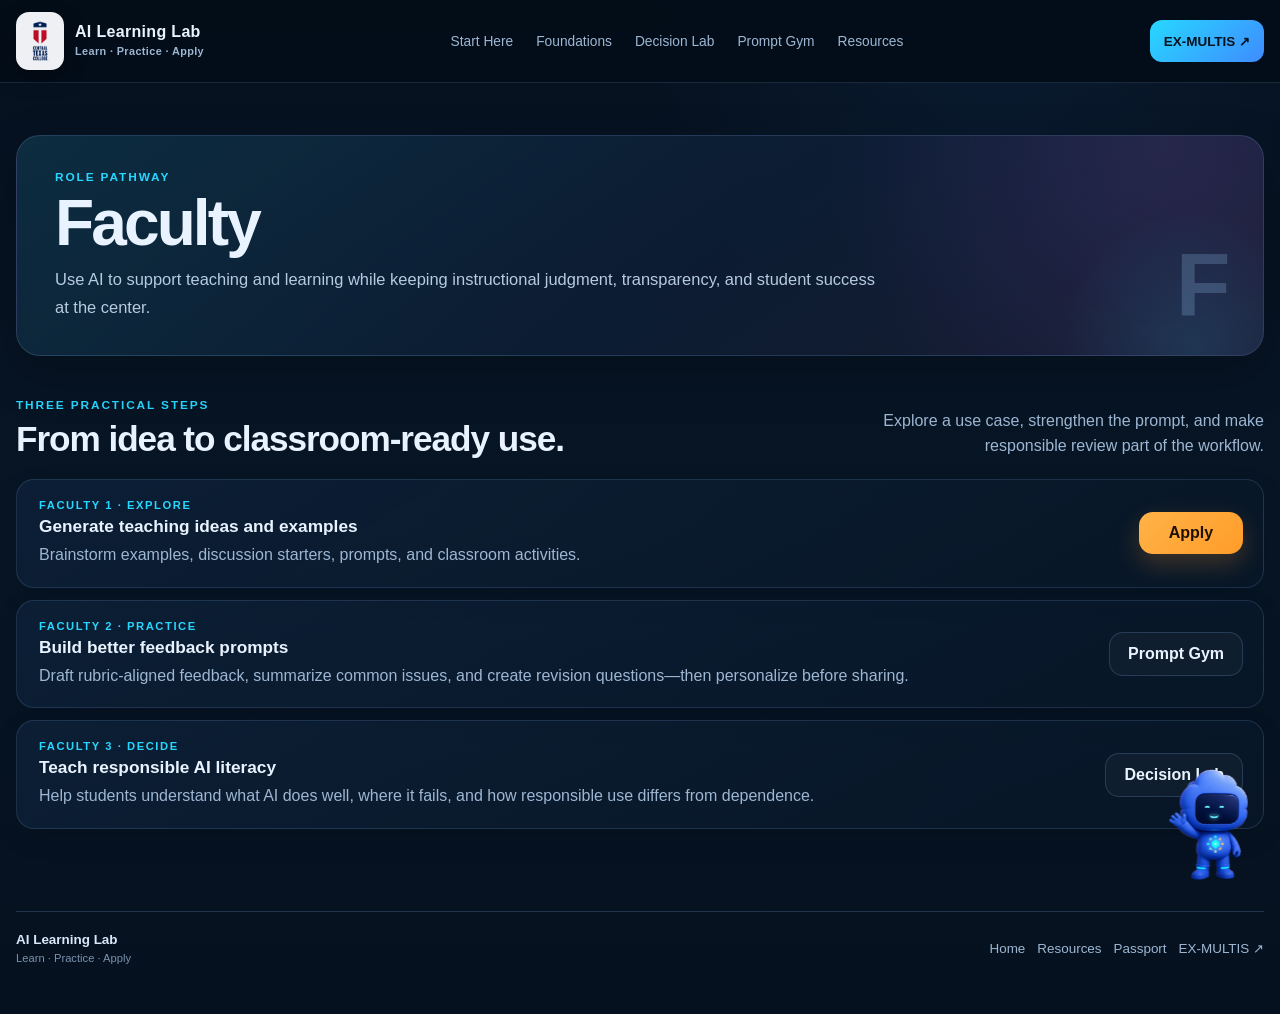
<file: pathways/faculty/index.html>
<!doctype html>
<html lang="en"><head><meta charset="utf-8"><meta name="viewport" content="width=device-width, initial-scale=1"><title>Faculty Pathway · AI Learning Lab</title><link rel="stylesheet" href="../../assets/css/styles.css"></head><body class="site-page">
<header class="topbar"><div class="container nav home-nav"><a class="brand home-brand" href="../../index.html"><span class="home-brand__mark"><img class="brand-logo" src="../../assets/img/ctc-official-logo.png" alt="Central Texas College"></span><div>AI Learning Lab<small>Learn · Practice · Apply</small></div></a><nav class="nav-links"><a href="../../start-here/index.html">Start Here</a><a href="../../foundations/index.html">Foundations</a><a href="../../labs/decision-lab/index.html">Decision Lab</a><a href="../../labs/prompt-gym/index.html">Prompt Gym</a><a href="../../resources/index.html">Resources</a></nav><div class="actions"><a class="btn primary home-tool-button" href="https://exmultis.com/" target="_blank" rel="noopener">EX-MULTIS ↗</a></div></div></header>
<main class="site-main"><div class="container"><section class="site-page-hero"><div><div class="home-kicker">Role pathway</div><h1>Faculty</h1><p>Use AI to support teaching and learning while keeping instructional judgment, transparency, and student success at the center.</p></div><span class="site-page-hero__step" aria-hidden="true">F</span></section>
<div class="site-section-heading"><div><div class="home-kicker">Three practical steps</div><h2>From idea to classroom-ready use.</h2></div><p>Explore a use case, strengthen the prompt, and make responsible review part of the workflow.</p></div><div class="module-list">
<div class="module" data-module><div><div class="tag">Faculty 1 · Explore</div><h4>Generate teaching ideas and examples</h4><p>Brainstorm examples, discussion starters, prompts, and classroom activities.</p></div><a class="btn signal" href="https://exmultis.com/" target="_blank" rel="noopener" onclick="CTC.complete('faculty-1')">Apply</a></div>
<div class="module" data-module><div><div class="tag">Faculty 2 · Practice</div><h4>Build better feedback prompts</h4><p>Draft rubric-aligned feedback, summarize common issues, and create revision questions—then personalize before sharing.</p></div><a class="btn" href="../../labs/prompt-gym/index.html" onclick="CTC.complete('faculty-2')">Prompt Gym</a></div>
<div class="module" data-module><div><div class="tag">Faculty 3 · Decide</div><h4>Teach responsible AI literacy</h4><p>Help students understand what AI does well, where it fails, and how responsible use differs from dependence.</p></div><a class="btn" href="../../labs/decision-lab/index.html" onclick="CTC.complete('faculty-3')">Decision Lab</a></div>
</div></div></main>
<footer class="footer site-footer"><div class="container footer-grid"><div><strong>AI Learning Lab</strong><small>Learn · Practice · Apply</small></div><div class="mini-nav"><a href="../../index.html">Home</a><a href="../../resources/index.html">Resources</a><a href="../../passport/index.html">Passport</a><a href="https://exmultis.com/" target="_blank" rel="noopener">EX-MULTIS ↗</a></div></div></footer><script src="../../assets/js/app.js"></script></body></html>
</file>
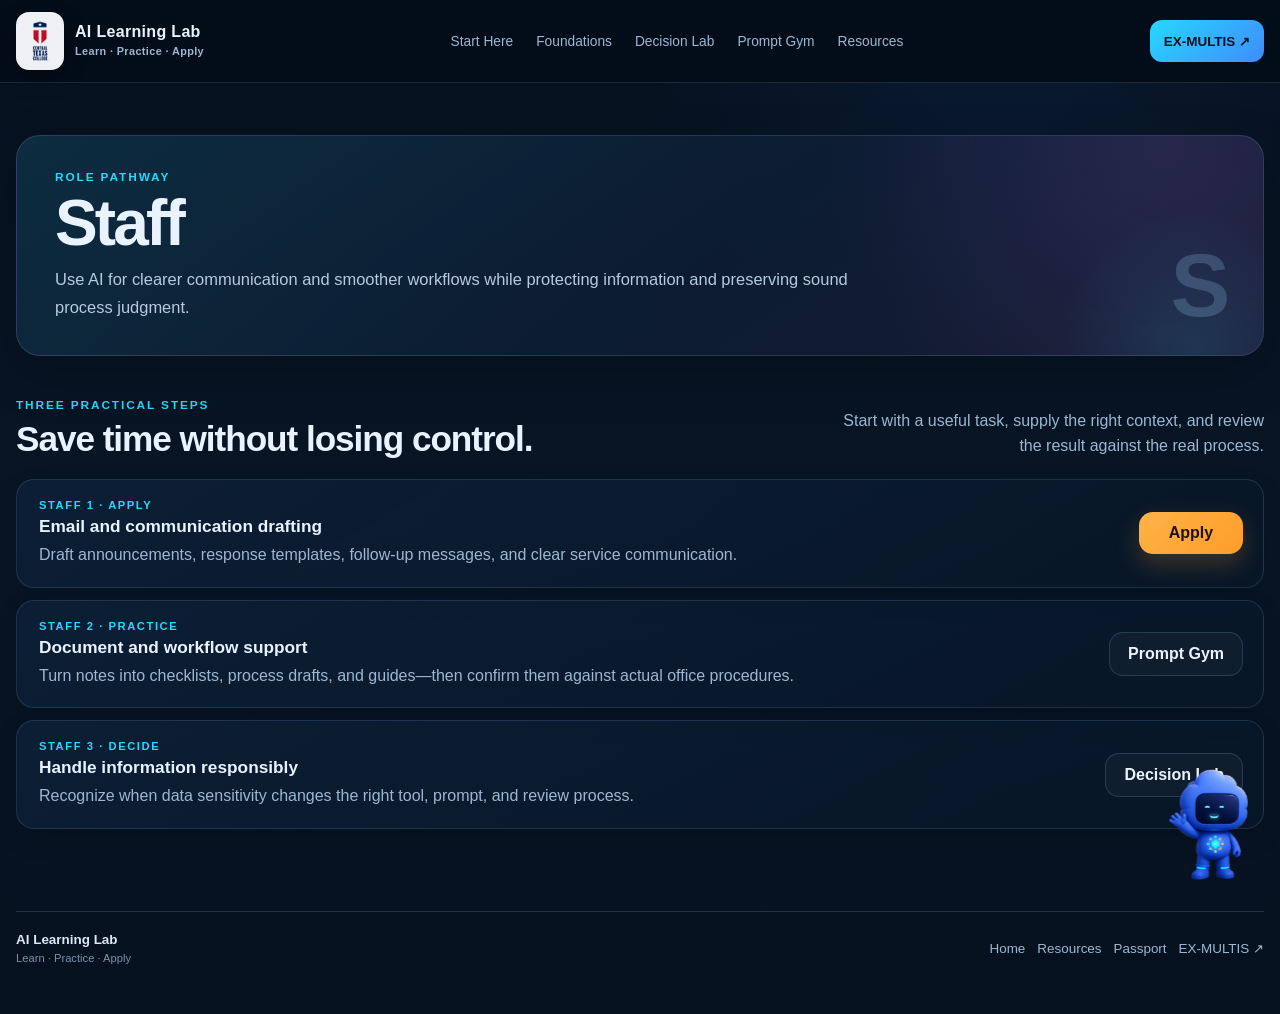
<file: pathways/staff/index.html>
<!doctype html>
<html lang="en"><head><meta charset="utf-8"><meta name="viewport" content="width=device-width, initial-scale=1"><title>Staff Pathway · AI Learning Lab</title><link rel="stylesheet" href="../../assets/css/styles.css"></head><body class="site-page">
<header class="topbar"><div class="container nav home-nav"><a class="brand home-brand" href="../../index.html"><span class="home-brand__mark"><img class="brand-logo" src="../../assets/img/ctc-official-logo.png" alt="Central Texas College"></span><div>AI Learning Lab<small>Learn · Practice · Apply</small></div></a><nav class="nav-links"><a href="../../start-here/index.html">Start Here</a><a href="../../foundations/index.html">Foundations</a><a href="../../labs/decision-lab/index.html">Decision Lab</a><a href="../../labs/prompt-gym/index.html">Prompt Gym</a><a href="../../resources/index.html">Resources</a></nav><div class="actions"><a class="btn primary home-tool-button" href="https://exmultis.com/" target="_blank" rel="noopener">EX-MULTIS ↗</a></div></div></header>
<main class="site-main"><div class="container"><section class="site-page-hero"><div><div class="home-kicker">Role pathway</div><h1>Staff</h1><p>Use AI for clearer communication and smoother workflows while protecting information and preserving sound process judgment.</p></div><span class="site-page-hero__step" aria-hidden="true">S</span></section>
<div class="site-section-heading"><div><div class="home-kicker">Three practical steps</div><h2>Save time without losing control.</h2></div><p>Start with a useful task, supply the right context, and review the result against the real process.</p></div><div class="module-list">
<div class="module" data-module><div><div class="tag">Staff 1 · Apply</div><h4>Email and communication drafting</h4><p>Draft announcements, response templates, follow-up messages, and clear service communication.</p></div><a class="btn signal" href="https://exmultis.com/" target="_blank" rel="noopener" onclick="CTC.complete('staff-1')">Apply</a></div>
<div class="module" data-module><div><div class="tag">Staff 2 · Practice</div><h4>Document and workflow support</h4><p>Turn notes into checklists, process drafts, and guides—then confirm them against actual office procedures.</p></div><a class="btn" href="../../labs/prompt-gym/index.html" onclick="CTC.complete('staff-2')">Prompt Gym</a></div>
<div class="module" data-module><div><div class="tag">Staff 3 · Decide</div><h4>Handle information responsibly</h4><p>Recognize when data sensitivity changes the right tool, prompt, and review process.</p></div><a class="btn" href="../../labs/decision-lab/index.html" onclick="CTC.complete('staff-3')">Decision Lab</a></div>
</div></div></main>
<footer class="footer site-footer"><div class="container footer-grid"><div><strong>AI Learning Lab</strong><small>Learn · Practice · Apply</small></div><div class="mini-nav"><a href="../../index.html">Home</a><a href="../../resources/index.html">Resources</a><a href="../../passport/index.html">Passport</a><a href="https://exmultis.com/" target="_blank" rel="noopener">EX-MULTIS ↗</a></div></div></footer><script src="../../assets/js/app.js"></script></body></html>
</file>
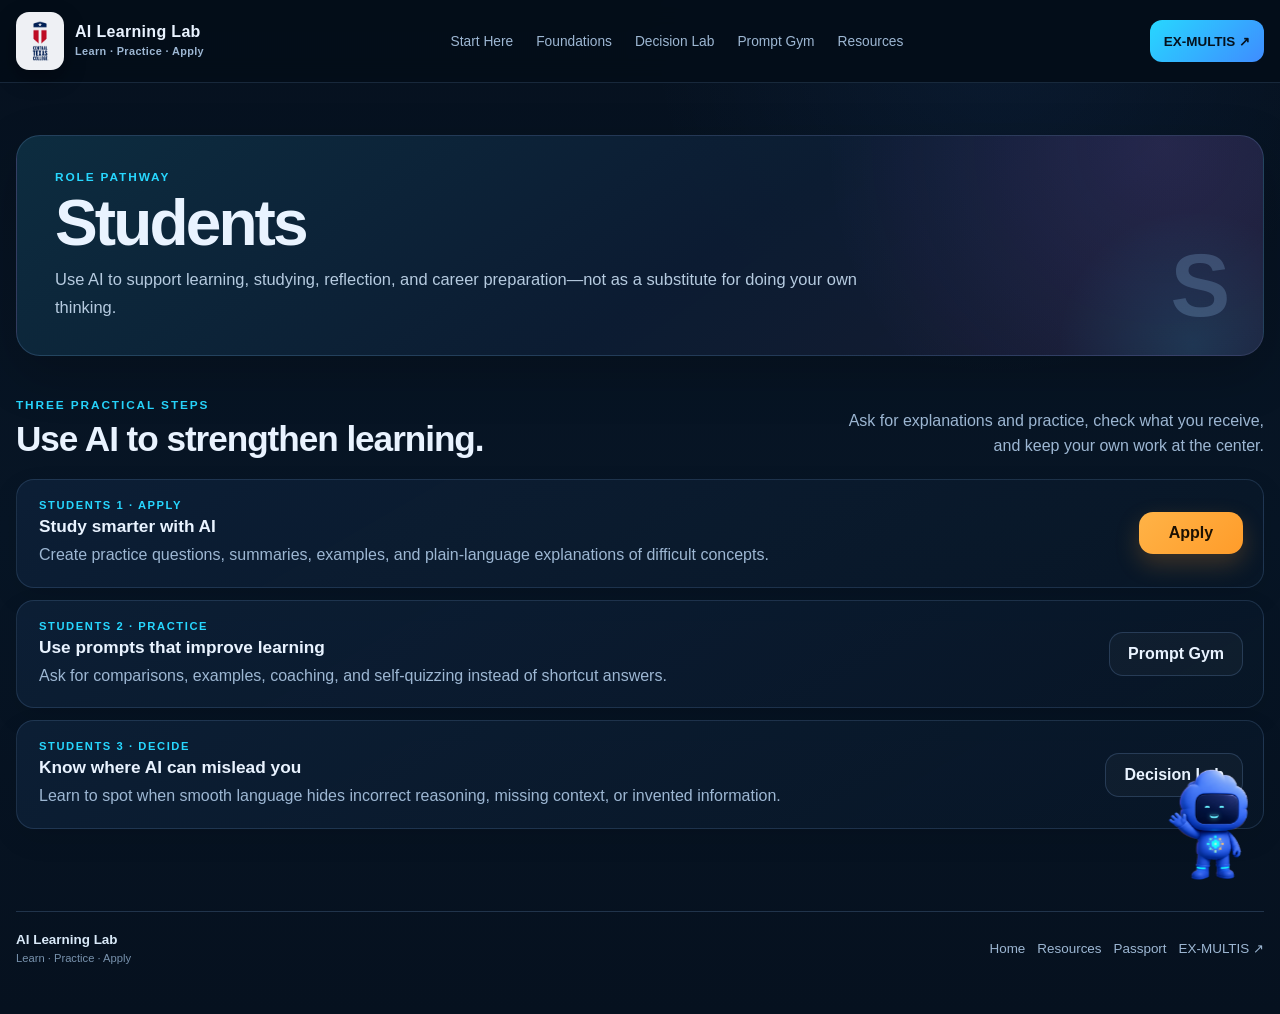
<file: pathways/students/index.html>
<!doctype html>
<html lang="en"><head><meta charset="utf-8"><meta name="viewport" content="width=device-width, initial-scale=1"><title>Student Pathway · AI Learning Lab</title><link rel="stylesheet" href="../../assets/css/styles.css"></head><body class="site-page">
<header class="topbar"><div class="container nav home-nav"><a class="brand home-brand" href="../../index.html"><span class="home-brand__mark"><img class="brand-logo" src="../../assets/img/ctc-official-logo.png" alt="Central Texas College"></span><div>AI Learning Lab<small>Learn · Practice · Apply</small></div></a><nav class="nav-links"><a href="../../start-here/index.html">Start Here</a><a href="../../foundations/index.html">Foundations</a><a href="../../labs/decision-lab/index.html">Decision Lab</a><a href="../../labs/prompt-gym/index.html">Prompt Gym</a><a href="../../resources/index.html">Resources</a></nav><div class="actions"><a class="btn primary home-tool-button" href="https://exmultis.com/" target="_blank" rel="noopener">EX-MULTIS ↗</a></div></div></header>
<main class="site-main"><div class="container"><section class="site-page-hero"><div><div class="home-kicker">Role pathway</div><h1>Students</h1><p>Use AI to support learning, studying, reflection, and career preparation—not as a substitute for doing your own thinking.</p></div><span class="site-page-hero__step" aria-hidden="true">S</span></section>
<div class="site-section-heading"><div><div class="home-kicker">Three practical steps</div><h2>Use AI to strengthen learning.</h2></div><p>Ask for explanations and practice, check what you receive, and keep your own work at the center.</p></div><div class="module-list">
<div class="module" data-module><div><div class="tag">Students 1 · Apply</div><h4>Study smarter with AI</h4><p>Create practice questions, summaries, examples, and plain-language explanations of difficult concepts.</p></div><a class="btn signal" href="https://exmultis.com/" target="_blank" rel="noopener" onclick="CTC.complete('students-1')">Apply</a></div>
<div class="module" data-module><div><div class="tag">Students 2 · Practice</div><h4>Use prompts that improve learning</h4><p>Ask for comparisons, examples, coaching, and self-quizzing instead of shortcut answers.</p></div><a class="btn" href="../../labs/prompt-gym/index.html" onclick="CTC.complete('students-2')">Prompt Gym</a></div>
<div class="module" data-module><div><div class="tag">Students 3 · Decide</div><h4>Know where AI can mislead you</h4><p>Learn to spot when smooth language hides incorrect reasoning, missing context, or invented information.</p></div><a class="btn" href="../../labs/decision-lab/index.html" onclick="CTC.complete('students-3')">Decision Lab</a></div>
</div></div></main>
<footer class="footer site-footer"><div class="container footer-grid"><div><strong>AI Learning Lab</strong><small>Learn · Practice · Apply</small></div><div class="mini-nav"><a href="../../index.html">Home</a><a href="../../resources/index.html">Resources</a><a href="../../passport/index.html">Passport</a><a href="https://exmultis.com/" target="_blank" rel="noopener">EX-MULTIS ↗</a></div></div></footer><script src="../../assets/js/app.js"></script></body></html>
</file>
<file: assets/css/styles.css>
@import url("scout.css");

:root{
  --bg:#07111f;
  --panel:#0d1b30;
  --panel-2:#10233d;
  --line:rgba(118,161,214,.24);
  --text:#e9f3ff;
  --muted:#9db7d3;
  --brand:#27d7ff;
  --brand-2:#3f8cff;
  --signal:#ff9c2a;
  --violet:#b173ff;
  --green:#83e57b;
  --teal:#00d4bd;
  --shadow:0 16px 42px rgba(0,0,0,.35);
  --radius:18px;
  --max:1280px;
}
*{box-sizing:border-box}
html{scroll-behavior:smooth}
body{
  margin:0;
  font-family:Inter,Segoe UI,Roboto,Helvetica,Arial,sans-serif;
  color:var(--text);
  background:
    radial-gradient(circle at 15% 15%, rgba(39,215,255,.08), transparent 22%),
    radial-gradient(circle at 85% 12%, rgba(255,156,42,.10), transparent 18%),
    linear-gradient(180deg,#05101e,#09172a 42%,#07111f 100%);
  min-height:100vh;
}
body.intro-active{overflow:hidden}
a{color:inherit;text-decoration:none}
img{max-width:100%;display:block}
.lab-intro{
  --pointer-x:0px;
  --pointer-y:0px;
  position:fixed;
  inset:0;
  z-index:1000;
  display:grid;
  place-items:center;
  min-height:100svh;
  overflow:hidden;
  isolation:isolate;
  color:#f7fbff;
  background:
    radial-gradient(circle at 50% 64%,rgba(39,215,255,.16),transparent 24%),
    linear-gradient(180deg,#020712 0%,#051224 58%,#020711 100%);
  opacity:1;
  transition:opacity .9s ease,visibility .9s ease;
}
.lab-intro[hidden]{display:none}
.lab-intro__canvas,.lab-intro__grid,.lab-intro__vignette,.intro-equations{
  position:absolute;
  inset:0;
}
.lab-intro__canvas{
  z-index:-4;
  width:100%;
  height:100%;
  transform:scale(1.04);
  transition:transform .9s cubic-bezier(.2,.7,.2,1),filter .9s ease;
}
.lab-intro__grid{
  z-index:-3;
  inset:-32%;
  opacity:.25;
  background-image:
    linear-gradient(rgba(39,215,255,.16) 1px,transparent 1px),
    linear-gradient(90deg,rgba(39,215,255,.16) 1px,transparent 1px);
  background-size:74px 74px;
  mask-image:radial-gradient(ellipse at center,black 5%,transparent 72%);
  transform:perspective(700px) rotateX(64deg) translate3d(var(--pointer-x),calc(23% + var(--pointer-y)),0);
  transform-origin:50% 72%;
  animation:introGridDrift 14s linear infinite;
}
.lab-intro__vignette{
  z-index:-1;
  pointer-events:none;
  background:
    linear-gradient(180deg,rgba(2,7,18,.62) 0%,transparent 26%,transparent 68%,rgba(2,7,18,.72) 100%),
    radial-gradient(ellipse at center,transparent 28%,rgba(1,5,14,.68) 90%);
}
.intro-equations{
  z-index:-2;
  pointer-events:none;
  transform:translate3d(var(--pointer-x),var(--pointer-y),0);
  transition:transform .8s ease-out;
}
.intro-equation{
  position:absolute;
  color:rgba(157,233,255,.82);
  font-family:"SFMono-Regular",Consolas,"Liberation Mono",monospace;
  font-size:clamp(.82rem,1.25vw,1.12rem);
  font-weight:650;
  letter-spacing:.07em;
  white-space:nowrap;
  text-shadow:0 0 16px rgba(39,215,255,.72),0 2px 10px rgba(0,0,0,.9);
  will-change:transform;
}
.equation-1{left:5%;top:28%;animation:equationFloatA 16s ease-in-out infinite alternate}
.equation-2{right:6%;top:25%;animation:equationFloatB 21s ease-in-out -5s infinite alternate}
.equation-3{left:10%;bottom:14%;color:rgba(255,189,105,.86);animation:equationFloatB 18s ease-in-out -9s infinite alternate}
.equation-4{right:5%;bottom:22%;animation:equationFloatA 24s ease-in-out -3s infinite alternate}
.equation-5{left:4%;top:54%;color:rgba(151,230,255,.76);animation:equationFloatB 20s ease-in-out -12s infinite alternate}
.equation-6{right:12%;top:52%;color:rgba(214,179,255,.84);animation:equationFloatA 19s ease-in-out -7s infinite alternate}
.lab-intro__content{
  position:relative;
  z-index:2;
  display:flex;
  flex-direction:column;
  align-items:center;
  justify-content:space-between;
  width:min(94vw,1180px);
  min-height:100svh;
  padding:clamp(24px,4.2vh,52px) 20px clamp(28px,5vh,58px);
  text-align:center;
  transition:transform .9s cubic-bezier(.2,.7,.2,1),opacity .65s ease;
}
.lab-intro__masthead{
  position:relative;
  display:grid;
  grid-template-columns:1fr;
  align-items:center;
  justify-items:center;
  gap:16px;
  margin:0 auto;
  padding:0 clamp(18px,3vw,38px) 18px;
}
.lab-intro__masthead::before{
  content:"";
  position:absolute;
  inset:-18px -38px;
  z-index:-1;
  border-radius:40px;
  background:radial-gradient(ellipse at center,rgba(2,8,19,.76),rgba(2,8,19,.4) 58%,transparent 78%);
  filter:blur(4px);
}
.lab-intro__logo-frame{
  display:grid;
  place-items:center;
  justify-self:center;
  padding:14px 18px;
  border:1px solid rgba(255,255,255,.62);
  border-radius:24px;
  background:rgba(249,251,254,.94);
  box-shadow:0 18px 48px rgba(0,0,0,.5),0 0 42px rgba(39,215,255,.14);
}
.lab-intro__logo{
  width:auto;
  height:clamp(148px,22vh,220px);
  margin:0;
  object-fit:contain;
  filter:drop-shadow(0 8px 14px rgba(0,0,0,.2));
}
.lab-intro__wordmark{
  text-align:center;
  font-variant-caps:small-caps;
  text-shadow:0 10px 34px rgba(0,0,0,.9);
}
.lab-intro__title{
  display:flex;
  align-items:baseline;
  justify-content:center;
  gap:.2em;
  margin:0;
  font-size:clamp(3.35rem,7.2vw,6.4rem);
  font-weight:900;
  letter-spacing:-.025em;
  line-height:.82;
  text-wrap:balance;
  text-shadow:0 12px 38px rgba(0,0,0,.94);
}
.lab-intro__title span,.lab-intro__title strong{display:inline-block}
.lab-intro__title span{
  color:#fff;
  font-size:.7em;
  letter-spacing:.12em;
}
.lab-intro__title strong{
  font-variant-caps:small-caps;
  letter-spacing:.035em;
  background:linear-gradient(90deg,#fff 4%,#b9ecff 52%,#b9c6ff 96%);
  -webkit-background-clip:text;
  background-clip:text;
  color:transparent;
}
.lab-intro__tagline{
  margin:18px 0 0;
  color:#d7e9fa;
  font-size:clamp(.98rem,1.8vw,1.18rem);
  font-weight:700;
  letter-spacing:.12em;
  font-variant-caps:small-caps;
}
.lab-intro__action{
  display:flex;
  flex-direction:column;
  align-items:center;
  pointer-events:auto;
}
.lab-intro__enter{
  position:relative;
  display:inline-flex;
  align-items:center;
  gap:18px;
  min-width:210px;
  justify-content:center;
  padding:15px 24px;
  border:1px solid rgba(139,226,255,.58);
  border-radius:999px;
  color:#fff;
  background:linear-gradient(135deg,rgba(20,77,116,.68),rgba(14,43,83,.82));
  box-shadow:0 0 0 1px rgba(255,255,255,.05) inset,0 0 36px rgba(39,215,255,.22);
  font-weight:800;
  font-variant-caps:small-caps;
  letter-spacing:.09em;
  transition:transform .2s ease,border-color .2s ease,box-shadow .2s ease,background .2s ease;
}
.lab-intro__enter::before{
  content:"";
  position:absolute;
  inset:-7px;
  z-index:-1;
  border:1px solid rgba(39,215,255,.12);
  border-radius:inherit;
  animation:enterGlow 2.8s ease-in-out infinite;
}
.lab-intro__enter:hover,.lab-intro__enter:focus-visible{
  outline:none;
  transform:translateY(-2px) scale(1.02);
  border-color:#9ce8ff;
  background:linear-gradient(135deg,rgba(28,111,154,.82),rgba(26,70,129,.9));
  box-shadow:0 0 0 4px rgba(39,215,255,.1),0 0 48px rgba(39,215,255,.32);
}
.lab-intro__hint{
  margin:18px 0 0;
  color:rgba(185,210,232,.62);
  font-size:.72rem;
  letter-spacing:.18em;
  text-transform:uppercase;
}
.lab-intro.is-leaving{opacity:0;visibility:hidden;pointer-events:none}
.lab-intro.is-leaving .lab-intro__canvas{transform:scale(1.16);filter:blur(8px)}
.lab-intro.is-leaving .lab-intro__content{transform:scale(.92);opacity:0}
@keyframes introGridDrift{
  from{background-position:0 0,0 0}
  to{background-position:0 148px,148px 0}
}
@keyframes equationFloatA{
  from{transform:translate3d(-12px,-16px,0) rotate(-1deg)}
  to{transform:translate3d(34px,24px,0) rotate(1deg)}
}
@keyframes equationFloatB{
  from{transform:translate3d(22px,-8px,0) rotate(.8deg)}
  to{transform:translate3d(-28px,28px,0) rotate(-1deg)}
}
@keyframes enterGlow{
  0%,100%{opacity:.35;transform:scale(.98)}
  50%{opacity:.9;transform:scale(1.035)}
}
.container{width:min(calc(100% - 32px),var(--max));margin:0 auto}
.topbar{
  position:sticky;top:0;z-index:30;
  backdrop-filter: blur(12px);
  background:rgba(6,15,28,.82);
  border-bottom:1px solid var(--line);
}
.nav{
  display:flex;align-items:center;justify-content:space-between;gap:18px;
  padding:14px 0;
}
.brand{display:flex;align-items:center;gap:14px;font-weight:800;letter-spacing:.02em}
.brand-mark{
  width:42px;height:42px;border-radius:14px;
  background:linear-gradient(135deg,var(--brand),var(--brand-2));
  box-shadow:0 0 0 1px rgba(255,255,255,.06),0 10px 28px rgba(39,215,255,.22);
  display:grid;place-items:center;font-size:20px;font-weight:900;color:#05111d;
}
.brand-logo{
  flex:0 0 auto;
  width:auto;
  height:50px;
  object-fit:contain;
  filter:drop-shadow(0 8px 16px rgba(0,0,0,.32));
}
.brand small{display:block;color:var(--muted);font-weight:600;font-size:.72rem}
.nav-links{display:flex;align-items:center;gap:10px;flex-wrap:wrap}
.nav-links a,.nav-links button{
  color:var(--muted);padding:10px 12px;border-radius:12px;border:1px solid transparent;
  background:none;font:inherit;cursor:pointer;transition:.2s ease;
}
.nav-links a:hover,.nav-links button:hover,.nav-links .active{color:var(--text);border-color:var(--line);background:rgba(255,255,255,.03)}
.actions{display:flex;align-items:center;gap:10px;flex-wrap:wrap}
.btn{
  display:inline-flex;align-items:center;justify-content:center;gap:8px;
  border-radius:14px;border:1px solid var(--line);padding:12px 18px;
  background:rgba(255,255,255,.03);color:var(--text);font-weight:700;
  transition:transform .15s ease, background .2s ease, border-color .2s ease, box-shadow .2s ease;
}
.btn:hover{transform:translateY(-1px);border-color:rgba(255,255,255,.18);background:rgba(255,255,255,.06)}
.btn.primary{background:linear-gradient(135deg,var(--brand),var(--brand-2));color:#05111d;border:none;box-shadow:0 10px 24px rgba(39,215,255,.24)}
.btn.signal{background:linear-gradient(135deg,#ffb347,var(--signal));color:#1c1103;border:none;box-shadow:0 10px 24px rgba(255,156,42,.22)}
.btn.ghost{background:transparent}
.pill{display:inline-flex;align-items:center;gap:8px;padding:8px 12px;border-radius:999px;border:1px solid var(--line);background:rgba(255,255,255,.03);color:var(--muted);font-size:.92rem}
.hero{padding:52px 0 28px}
.hero-grid{display:grid;grid-template-columns:1.1fr .9fr;gap:26px;align-items:center}
.hero-copy h1{font-size:clamp(2.5rem,6vw,4.5rem);line-height:.96;margin:.2em 0;font-weight:900;letter-spacing:-.04em}
.hero-copy .gradient{background:linear-gradient(135deg,var(--brand),var(--brand-2));-webkit-background-clip:text;background-clip:text;color:transparent}
.hero-copy p.lead{font-size:1.18rem;line-height:1.6;color:#d4e7fb;max-width:700px}
.hero-copy p.sub{color:var(--muted);line-height:1.7;max-width:760px}
.hero-actions{display:flex;gap:12px;flex-wrap:wrap;margin-top:22px}
.render-card,.panel,.card{
  background:linear-gradient(180deg,rgba(17,34,58,.9),rgba(10,22,38,.9));
  border:1px solid var(--line);border-radius:var(--radius);box-shadow:var(--shadow);
}
.render-card{overflow:hidden}
.render-card img{width:100%;height:100%;object-fit:cover}
.lab-portal-card{
  position:relative;
  isolation:isolate;
  display:grid;
  min-height:390px;
  place-items:center;
  padding:36px;
  text-align:center;
  background:
    linear-gradient(rgba(39,215,255,.08) 1px,transparent 1px),
    linear-gradient(90deg,rgba(39,215,255,.08) 1px,transparent 1px),
    radial-gradient(circle at 50% 45%,rgba(39,215,255,.22),transparent 38%),
    linear-gradient(160deg,#071326,#0d2038);
  background-size:42px 42px,42px 42px,auto,auto;
}
.lab-portal-card::after{
  content:"";
  position:absolute;
  inset:10%;
  z-index:-1;
  border:1px solid rgba(39,215,255,.2);
  border-radius:50%;
  box-shadow:0 0 60px rgba(39,215,255,.14);
}
.lab-portal-card__logo{width:auto!important;height:190px!important;object-fit:contain!important;margin:0 auto 22px}
.lab-portal-card__label{display:block;margin-bottom:6px;color:var(--brand);font-size:.76rem;font-weight:850;letter-spacing:.15em;text-transform:uppercase}
.lab-portal-card strong{display:block;max-width:430px;font-size:1.18rem;line-height:1.45}
.section{padding:20px 0 30px}
.section h2{font-size:1.8rem;margin:0 0 10px;letter-spacing:-.02em}
.section p.section-intro{color:var(--muted);max-width:900px;line-height:1.7;margin:0 0 22px}
.grid{display:grid;gap:18px}
.grid.cards-4{grid-template-columns:repeat(4,1fr)}
.grid.cards-3{grid-template-columns:repeat(3,1fr)}
.grid.cards-2{grid-template-columns:repeat(2,1fr)}
.card{padding:22px;position:relative;overflow:hidden}
.card::after{content:"";position:absolute;inset:auto -40px -50px auto;width:140px;height:140px;background:radial-gradient(circle,rgba(39,215,255,.09),transparent 65%);pointer-events:none}
.card h3{margin:0 0 8px;font-size:1.35rem}
.card p{margin:0;color:var(--muted);line-height:1.65}
.card .eyebrow{font-size:.82rem;text-transform:uppercase;letter-spacing:.12em;color:var(--brand);font-weight:800;margin-bottom:10px}
.card .meta{margin-top:14px;color:#cfe7ff;font-size:.93rem;font-weight:700}
.icon-badge{
  width:54px;height:54px;border-radius:16px;display:grid;place-items:center;margin-bottom:14px;
  font-size:1.35rem;font-weight:900;color:white;border:1px solid rgba(255,255,255,.09)
}
.icon-faculty{background:linear-gradient(135deg,rgba(39,215,255,.22),rgba(63,140,255,.24))}
.icon-staff{background:linear-gradient(135deg,rgba(255,156,42,.22),rgba(255,128,62,.22))}
.icon-students{background:linear-gradient(135deg,rgba(177,115,255,.22),rgba(105,79,255,.22))}
.icon-builders{background:linear-gradient(135deg,rgba(0,212,189,.22),rgba(63,140,255,.22))}
.feature-list{display:grid;gap:12px;margin:16px 0 0;padding:0;list-style:none}
.feature-list li{color:var(--muted);display:flex;gap:10px;align-items:flex-start}
.feature-list li span{color:var(--green);font-weight:800}
.exmultis{
  display:grid;grid-template-columns:auto 1fr auto;gap:18px;align-items:center;
  padding:22px;background:linear-gradient(135deg,rgba(0,212,189,.12),rgba(39,215,255,.08));border:1px solid rgba(39,215,255,.26);
}
.ex-logo{
  width:88px;height:88px;border-radius:22px;background:linear-gradient(135deg,#0e243d,#102d4e);
  display:grid;place-items:center;font-size:2rem;border:1px solid rgba(39,215,255,.28);box-shadow:inset 0 0 24px rgba(39,215,255,.14);
}
.stats{display:grid;grid-template-columns:repeat(4,1fr);gap:16px}
.stat{padding:18px;text-align:center}
.stat .num{font-size:2rem;font-weight:900;color:white}
.stat .lbl{color:var(--muted);font-size:.92rem;line-height:1.4}
.footer{padding:30px 0 50px;color:var(--muted)}
.footer-grid{display:flex;justify-content:space-between;gap:18px;align-items:center;flex-wrap:wrap;border-top:1px solid var(--line);padding-top:20px}
.mini-nav{display:flex;gap:12px;flex-wrap:wrap}
.notice{padding:16px 18px;border-left:4px solid var(--signal);background:rgba(255,156,42,.08);border-radius:12px;color:#ffe9cb}
.role-banner{padding:24px;background:linear-gradient(135deg,rgba(39,215,255,.12),rgba(177,115,255,.08));margin-bottom:22px}
.module-list{display:grid;gap:14px}
.module{padding:18px;border:1px solid var(--line);border-radius:16px;background:rgba(255,255,255,.02);display:flex;justify-content:space-between;gap:18px;align-items:flex-start}
.module h4{margin:0 0 6px;font-size:1.05rem}
.module p{margin:0;color:var(--muted);line-height:1.55}
.module .tag{font-size:.78rem;text-transform:uppercase;letter-spacing:.1em;color:var(--brand);font-weight:800}
.search-box{display:flex;gap:10px;align-items:center;padding:14px 16px;border-radius:14px;border:1px solid var(--line);background:rgba(255,255,255,.03);margin-bottom:18px}
.search-box input,.search-box select, .search-box textarea{
  width:100%;background:transparent;border:none;outline:none;color:var(--text);font:inherit
}
.decision-grid{display:grid;grid-template-columns:.85fr 1.15fr;gap:18px}
.stepper{display:grid;gap:12px}
.step-item{padding:16px;border-radius:16px;border:1px solid var(--line);background:rgba(255,255,255,.02)}
.step-item strong{display:block;margin-bottom:6px}
.output-box{padding:20px;min-height:280px}
.output-box h3{margin-top:0}
.output-box ul{padding-left:20px;color:var(--muted);line-height:1.65}
.output-box .highlight{color:#fff}
.prompt-grid{display:grid;grid-template-columns:1fr 1fr;gap:18px}
.prompt-box{padding:20px}
.prompt-box textarea{min-height:180px;resize:vertical}
.result{padding:16px;margin-top:14px;border:1px dashed rgba(39,215,255,.22);border-radius:14px;background:rgba(39,215,255,.04);color:#dff2ff;white-space:pre-wrap}
.progress-wrap{display:grid;gap:14px}
.progress-item{padding:16px;border:1px solid var(--line);border-radius:16px;background:rgba(255,255,255,.02)}
.progress-row{display:flex;justify-content:space-between;gap:10px;margin-bottom:10px;font-weight:700}
.progress-bar{height:10px;border-radius:999px;background:#13253d;overflow:hidden}
.progress-fill{height:100%;border-radius:999px;background:linear-gradient(135deg,var(--brand),var(--brand-2))}
.kicker{font-size:.85rem;color:var(--signal);text-transform:uppercase;letter-spacing:.12em;font-weight:900}
.callout{padding:20px;border-radius:18px;background:linear-gradient(135deg,rgba(255,156,42,.10),rgba(39,215,255,.05));border:1px solid var(--line)}
.cards-auto{display:grid;gap:18px;grid-template-columns:repeat(auto-fit,minmax(240px,1fr))}
.small{font-size:.92rem}
.hidden{display:none!important}
@media (max-width: 1080px){
  .hero-grid,.decision-grid,.prompt-grid,.grid.cards-4,.grid.cards-3,.grid.cards-2{grid-template-columns:1fr 1fr}
  .stats{grid-template-columns:repeat(2,1fr)}
}
@media (max-width: 760px){
  .nav{flex-direction:column;align-items:flex-start}
  .actions,.nav-links{width:100%}
  .hero-grid,.decision-grid,.prompt-grid,.grid.cards-4,.grid.cards-3,.grid.cards-2,.exmultis{grid-template-columns:1fr}
  .stats{grid-template-columns:1fr}
  .hero{padding-top:30px}
  .hero-copy h1{font-size:2.5rem}
  .lab-intro__content{padding:18px 14px 28px}
  .lab-intro__masthead{grid-template-columns:1fr;gap:14px;padding:0 10px}
  .lab-intro__masthead::before{inset:-10px -20px}
  .lab-intro__logo-frame{padding:9px 12px;border-radius:18px}
  .lab-intro__logo{height:clamp(112px,17vh,142px)}
  .lab-intro__wordmark{text-align:center}
  .lab-intro__title{font-size:clamp(2.75rem,13vw,4rem)}
  .lab-intro__tagline{margin-top:13px}
  .lab-intro__hint{display:none}
  .equation-2,.equation-4,.equation-5{display:none}
  .equation-1{left:-9%;top:13%}
  .equation-3{left:-6%;bottom:12%}
  .equation-6{right:-7%;top:45%}
  .brand-logo{height:46px}
  .lab-portal-card{min-height:340px}
}
@media (prefers-reduced-motion:reduce){
  html{scroll-behavior:auto}
  .lab-intro,.lab-intro__canvas,.lab-intro__content,.intro-equations,.lab-intro__enter{transition:none}
  .lab-intro__grid,.intro-equation,.lab-intro__enter::before{animation:none}
}

/* Streamlined homepage */
.home-page{
  background:
    radial-gradient(circle at 76% 6%,rgba(63,140,255,.08),transparent 28%),
    linear-gradient(180deg,#06111f 0%,#071525 50%,#06111f 100%);
}
.home-page .topbar{background:rgba(4,13,25,.92);border-bottom:1px solid rgba(122,165,215,.18)}
.home-nav{min-height:82px;padding:10px 0;flex-wrap:nowrap}
.home-brand{gap:11px;min-width:max-content;font-size:1rem;line-height:1.05}
.home-brand__mark{
  display:grid;
  place-items:center;
  width:48px;
  height:58px;
  padding:5px 8px;
  border-radius:13px;
  background:rgba(248,250,253,.96);
  box-shadow:0 8px 22px rgba(0,0,0,.28);
}
.home-brand .brand-logo{height:46px;filter:none}
.home-brand small{margin-top:5px;font-size:.68rem;letter-spacing:.035em}
.home-nav .nav-links{gap:1px;flex-wrap:nowrap}
.home-nav .nav-links a{padding:9px 10px;font-size:.86rem;white-space:nowrap}
.home-nav .actions{gap:8px;flex-wrap:nowrap}
.home-nav .btn{min-height:42px;padding:10px 14px;border-radius:12px;font-size:.84rem;white-space:nowrap}
.home-tool-button{box-shadow:none!important}
.home-hero{position:relative;overflow:hidden;padding:82px 0 88px}
.home-hero:focus{outline:none}
.home-hero::before{
  content:"";
  position:absolute;
  inset:-30% 42% 4% -18%;
  border-radius:50%;
  background:radial-gradient(circle,rgba(39,215,255,.1),transparent 68%);
  pointer-events:none;
}
.home-hero-grid{position:relative;display:grid;grid-template-columns:1.05fr .95fr;gap:clamp(46px,7vw,96px);align-items:center}
.home-kicker{color:var(--brand);font-size:.74rem;font-weight:850;letter-spacing:.16em;text-transform:uppercase}
.home-hero .hero-copy h1{margin:15px 0 22px;font-size:clamp(3.6rem,6.7vw,6rem);line-height:.9;letter-spacing:-.055em}
.home-hero .hero-copy .lead{max-width:600px;margin:0;color:#c9dcee;font-size:1.14rem;line-height:1.65}
.home-hero .hero-actions{margin-top:30px}
.home-hero .btn{min-height:48px;padding:13px 20px}
.home-journey{
  position:relative;
  isolation:isolate;
  overflow:hidden;
  padding:34px;
  border:1px solid rgba(120,168,222,.24);
  border-radius:28px;
  background:linear-gradient(160deg,rgba(16,38,65,.92),rgba(9,24,43,.88));
  box-shadow:0 24px 70px rgba(0,0,0,.28);
}
.home-journey__glow{
  position:absolute;
  right:-70px;
  top:-90px;
  z-index:-1;
  width:270px;
  height:270px;
  border-radius:50%;
  background:radial-gradient(circle,rgba(39,215,255,.2),transparent 68%);
}
.home-journey__steps{display:grid;gap:0;margin:24px 0 20px;padding:0;list-style:none}
.home-journey__steps li{display:grid;grid-template-columns:48px 1fr;gap:15px;align-items:center;padding:17px 0;border-bottom:1px solid rgba(118,161,214,.18)}
.home-journey__steps li:last-child{border-bottom:0}
.home-journey__steps li>span{display:grid;place-items:center;width:42px;height:42px;border-radius:50%;background:rgba(39,215,255,.08);border:1px solid rgba(39,215,255,.22);color:var(--brand);font-size:.75rem;font-weight:900}
.home-journey__steps strong{display:block;margin-bottom:3px;font-size:1.08rem}
.home-journey__steps small{color:var(--muted);font-size:.9rem}
.home-journey__note{padding-top:17px;border-top:1px solid rgba(118,161,214,.18);color:#809bb7;font-size:.78rem}
.home-section{padding:72px 0}
.home-section--quiet{padding:42px 0;border-block:1px solid rgba(118,161,214,.12);background:rgba(255,255,255,.012)}
.home-section--last{padding-top:42px;padding-bottom:78px}
.home-section-heading{display:flex;justify-content:space-between;gap:36px;align-items:flex-end;margin-bottom:28px}
.home-section-heading h2,.home-progress-card h2,.home-tool-card h2{margin:7px 0 0;font-size:clamp(1.65rem,3vw,2.35rem);letter-spacing:-.035em}
.home-section-heading>p{max-width:360px;margin:0;color:var(--muted);text-align:right;line-height:1.55}
.home-pathways{display:grid;grid-template-columns:repeat(4,1fr);gap:14px}
.home-path-card,.home-feature-card,.home-lab-card,.home-progress-card,.home-tool-card{
  border:1px solid rgba(118,161,214,.2);
  border-radius:20px;
  background:linear-gradient(160deg,rgba(16,37,63,.72),rgba(8,23,41,.76));
  box-shadow:0 14px 38px rgba(0,0,0,.15);
}
.home-path-card{min-height:220px;padding:22px;transition:transform .2s ease,border-color .2s ease,background .2s ease}
.home-path-card:hover,.home-feature-card:hover,.home-lab-card:hover{transform:translateY(-3px);border-color:rgba(39,215,255,.42);background:linear-gradient(160deg,rgba(18,44,74,.82),rgba(9,28,49,.86))}
.home-path-icon{display:grid;place-items:center;width:46px;height:46px;margin-bottom:24px;border:1px solid rgba(255,255,255,.08);border-radius:14px;font-size:1.15rem}
.home-path-card h3{margin:0 0 8px;font-size:1.24rem}
.home-path-card p{min-height:48px;margin:0;color:var(--muted);font-size:.91rem;line-height:1.55}
.home-card-link{display:inline-block;margin-top:18px;color:#d9edff;font-size:.84rem;font-weight:800}
.home-resume-grid{display:grid;grid-template-columns:1fr 1fr;gap:16px}
.home-feature-card{display:grid;grid-template-columns:50px 1fr;gap:20px;align-items:start;padding:25px;transition:transform .2s ease,border-color .2s ease,background .2s ease}
.home-feature-card__icon{display:grid;place-items:center;width:48px;height:48px;border-radius:15px;background:rgba(39,215,255,.08);border:1px solid rgba(39,215,255,.2);color:var(--brand);font-size:1.15rem;font-weight:900}
.home-feature-card h3{margin:6px 0 7px;font-size:1.2rem}
.home-feature-card p{margin:0;color:var(--muted);font-size:.9rem;line-height:1.55}
.home-feature-card .home-card-link{margin-top:12px}
.home-labs{display:grid;grid-template-columns:1fr 1fr;gap:16px}
.home-lab-card{display:grid;grid-template-columns:54px 1fr;gap:22px;align-items:start;padding:28px;transition:transform .2s ease,border-color .2s ease,background .2s ease}
.home-lab-card__number{display:grid;place-items:center;width:52px;height:52px;border-radius:16px;background:linear-gradient(135deg,rgba(39,215,255,.16),rgba(63,140,255,.12));border:1px solid rgba(39,215,255,.2);color:var(--brand);font-size:.76rem;font-weight:900;letter-spacing:.08em}
.home-lab-card h3{margin:2px 0 8px;font-size:1.3rem}
.home-lab-card p{margin:0;color:var(--muted);line-height:1.55}
.home-bottom-grid{display:grid;grid-template-columns:1.08fr .92fr;gap:16px}
.home-progress-card,.home-tool-card{padding:30px}
.home-progress-card>p,.home-tool-card>p{margin:12px 0 0;color:var(--muted);line-height:1.55}
.home-passport-progress{margin:25px 0 2px}
.home-passport-row{display:flex;justify-content:space-between;align-items:baseline;gap:20px;margin-bottom:10px;color:var(--muted);font-size:.85rem}
.home-passport-row strong{color:#fff;font-size:1.6rem}
.home-progress-card .progress-bar{height:8px}
.home-progress-card>.home-card-link{margin-top:20px}
.home-tool-card{display:flex;flex-direction:column;align-items:flex-start;background:linear-gradient(145deg,rgba(0,212,189,.1),rgba(15,38,65,.78))}
.home-tool-card .btn{margin-top:auto;min-height:46px}
.home-page .footer{padding:26px 0 38px}
.home-page .footer-grid{padding-top:24px;font-size:.84rem}
.home-page .footer-grid>div:first-child{color:#d9e9f8}
.home-page .footer-grid small{display:block;margin-top:5px;color:#7892ad}

@media (max-width:1080px){
  .home-nav{display:grid;grid-template-columns:1fr auto;gap:8px 18px}
  .home-nav .nav-links{grid-column:1/-1;grid-row:2;order:3;width:100%;justify-content:center;border-top:1px solid rgba(118,161,214,.12);padding-top:7px}
  .home-hero-grid{gap:38px}
  .home-pathways{grid-template-columns:1fr 1fr}
  .home-path-card{min-height:190px}
}
@media (max-width:760px){
  .home-nav{display:grid;grid-template-columns:1fr auto;align-items:center;padding:9px 0}
  .home-brand__mark{width:42px;height:50px}
  .home-brand .brand-logo{height:39px}
  .home-nav .nav-links{display:flex;justify-content:flex-start;overflow-x:auto;scrollbar-width:none}
  .home-nav .nav-links::-webkit-scrollbar{display:none}
  .home-nav .actions{width:auto}
  .home-nav .actions .intro-replay{display:none}
  .home-nav .btn{min-height:39px;padding:9px 12px}
  .home-hero{padding:58px 0 62px}
  .home-hero-grid{grid-template-columns:1fr;gap:38px}
  .home-hero .hero-copy h1{font-size:clamp(3.25rem,16vw,4.8rem)}
  .home-journey{padding:26px}
  .home-section{padding:54px 0}
  .home-section--quiet{padding:30px 0}
  .home-section-heading{display:block;margin-bottom:24px}
  .home-section-heading>p{margin-top:10px;text-align:left}
  .home-pathways,.home-resume-grid,.home-labs,.home-bottom-grid{grid-template-columns:1fr}
  .home-path-card{min-height:auto}
  .home-path-card p{min-height:auto}
  .home-tool-card .btn{margin-top:24px}
}

/* Unified interior pages */
.site-page{
  background:
    radial-gradient(circle at 78% 3%,rgba(63,140,255,.07),transparent 25%),
    linear-gradient(180deg,#06111f 0%,#071525 52%,#06111f 100%);
}
.site-page .topbar{background:rgba(4,13,25,.94);border-bottom:1px solid rgba(122,165,215,.18)}
.site-page .home-nav{min-height:82px}
.site-page .nav-links .active{color:#fff;border-color:rgba(39,215,255,.3);background:rgba(39,215,255,.055)}
.site-main{padding:52px 0 72px}
.site-page-hero{
  position:relative;
  isolation:isolate;
  overflow:hidden;
  display:flex;
  justify-content:space-between;
  gap:36px;
  align-items:flex-end;
  margin-bottom:28px;
  padding:34px 38px;
  border:1px solid rgba(118,161,214,.22);
  border-radius:24px;
  background:
    radial-gradient(circle at 92% 4%,rgba(177,115,255,.13),transparent 29%),
    linear-gradient(145deg,rgba(14,48,67,.9),rgba(13,29,52,.9) 55%,rgba(26,28,51,.88));
  box-shadow:0 18px 52px rgba(0,0,0,.2);
}
.site-page-hero::after{
  content:"";
  position:absolute;
  right:-70px;
  bottom:-130px;
  z-index:-1;
  width:280px;
  height:280px;
  border-radius:50%;
  background:radial-gradient(circle,rgba(39,215,255,.12),transparent 68%);
}
.site-page-hero h1{margin:9px 0 12px;font-size:clamp(2.55rem,5vw,4.35rem);line-height:.96;letter-spacing:-.045em}
.site-page-hero p{max-width:820px;margin:0;color:#b6cbe0;font-size:1.03rem;line-height:1.65}
.site-page-hero__step{
  flex:0 0 auto;
  color:rgba(160,210,255,.22);
  font-size:clamp(3.4rem,7vw,6rem);
  font-weight:900;
  line-height:.78;
  letter-spacing:-.06em;
}
.site-section-heading{display:flex;align-items:flex-end;justify-content:space-between;gap:28px;margin:42px 0 20px}
.site-section-heading h2{margin:7px 0 0;font-size:clamp(1.6rem,3vw,2.2rem);letter-spacing:-.03em}
.site-section-heading p{max-width:430px;margin:0;color:var(--muted);line-height:1.55;text-align:right}
.site-page .module-list{gap:12px}
.site-page .module{
  align-items:center;
  min-height:108px;
  padding:19px 20px 19px 22px;
  border-color:rgba(118,161,214,.19);
  border-radius:18px;
  background:linear-gradient(150deg,rgba(15,35,60,.72),rgba(8,23,40,.7));
  box-shadow:0 10px 28px rgba(0,0,0,.09);
}
.site-page .module:hover{border-color:rgba(39,215,255,.32);background:linear-gradient(150deg,rgba(17,41,69,.82),rgba(9,28,48,.8))}
.site-page .module h4{margin:5px 0 6px;font-size:1.08rem}
.site-page .module .tag{color:var(--brand);font-size:.7rem;letter-spacing:.14em}
.site-page .module .btn{flex:0 0 auto;min-width:104px}
.site-cards{display:grid;grid-template-columns:repeat(3,1fr);gap:14px}
.site-card{
  padding:24px;
  border:1px solid rgba(118,161,214,.2);
  border-radius:19px;
  background:linear-gradient(155deg,rgba(16,37,63,.72),rgba(8,23,41,.76));
  box-shadow:0 12px 34px rgba(0,0,0,.12);
}
.site-card__number{display:grid;place-items:center;width:40px;height:40px;margin-bottom:20px;border-radius:13px;border:1px solid rgba(39,215,255,.22);background:rgba(39,215,255,.07);color:var(--brand);font-size:.72rem;font-weight:900}
.site-card h3{margin:0 0 9px;font-size:1.25rem;letter-spacing:-.02em}
.site-card p{margin:0;color:var(--muted);line-height:1.62}
.site-card .meta{margin-top:18px;padding-top:16px;border-top:1px solid rgba(118,161,214,.15);color:#c8ddef;font-size:.86rem;font-weight:700;line-height:1.5}
.site-cards--two{grid-template-columns:1fr 1fr}
.site-actions{display:flex;gap:12px;flex-wrap:wrap;margin-top:24px}
.site-callout{display:flex;gap:14px;align-items:flex-start;margin-top:24px;padding:18px 20px;border:1px solid rgba(255,156,42,.2);border-radius:17px;background:rgba(255,156,42,.055);color:#c8dbec;line-height:1.55}
.site-callout strong{color:#fff}
.site-callout__mark{display:grid;place-items:center;flex:0 0 auto;width:30px;height:30px;border-radius:10px;background:rgba(255,156,42,.13);color:var(--signal);font-weight:900}
.site-lab-intro{max-width:850px;margin-bottom:26px}
.site-lab-intro h1{margin:8px 0 12px;font-size:clamp(2.6rem,5vw,4.25rem);letter-spacing:-.045em}
.site-lab-intro p{margin:0;color:#afc7df;font-size:1.02rem;line-height:1.65}
.site-page .decision-grid,.site-page .prompt-grid{gap:16px}
.site-page .stepper,.site-page .prompt-box,.site-page .output-box{
  border-color:rgba(118,161,214,.2);
  background:linear-gradient(155deg,rgba(15,36,61,.82),rgba(8,23,40,.82));
  box-shadow:0 16px 42px rgba(0,0,0,.16);
}
.site-page .stepper{padding:18px!important}
.site-page .step-item{padding:17px;border-color:rgba(118,161,214,.2);background:rgba(255,255,255,.018)}
.site-page .step-item strong{font-size:.88rem;color:#dcecff}
.site-page select{
  width:100%;
  min-height:42px;
  padding:8px 38px 8px 11px;
  border:1px solid rgba(118,161,214,.26);
  border-radius:10px;
  color:#e9f3ff;
  background:#0b1b2f;
  font:inherit;
  font-size:.88rem;
}
.site-page select:focus,.site-page input:focus,.site-page textarea:focus{outline:2px solid rgba(39,215,255,.34);outline-offset:2px}
.site-page .output-box{min-height:100%;padding:28px}
.site-page .output-box h3,.site-page .prompt-box h3{margin:0 0 10px;font-size:1.25rem}
.site-page .output-box ul{margin:18px 0 0}
.prompt-fields{display:grid;gap:11px}
.prompt-field{display:grid;grid-template-columns:34px 1fr;gap:12px;align-items:flex-start;padding:13px;border:1px solid rgba(118,161,214,.2);border-radius:14px;background:rgba(255,255,255,.018)}
.prompt-field>span{display:grid;place-items:center;width:30px;height:30px;border-radius:10px;background:rgba(39,215,255,.08);color:var(--brand);font-size:.75rem;font-weight:900}
.prompt-field input,.prompt-field textarea{width:100%;min-height:30px;padding:4px 2px;border:0;outline:0;resize:vertical;color:var(--text);background:transparent;font:inherit;font-size:.9rem;line-height:1.5}
.prompt-field textarea{min-height:68px}
.prompt-field--short textarea{min-height:52px}
.site-page .result{min-height:148px;margin-top:18px;padding:18px;border-color:rgba(39,215,255,.24);background:rgba(39,215,255,.035);line-height:1.6}
.site-page .search-box{margin:0 0 22px;padding:15px 17px;background:rgba(255,255,255,.025)}
.site-page .search-box input::placeholder,.prompt-field input::placeholder,.prompt-field textarea::placeholder{color:#7f9ab6;opacity:1}
.site-page .progress-wrap{gap:11px}
.site-page .progress-item{padding:18px 20px;border-color:rgba(118,161,214,.19);background:linear-gradient(150deg,rgba(15,35,60,.66),rgba(8,23,40,.68))}
.site-footer{padding-top:10px}
.site-footer .footer-grid{font-size:.84rem}
.site-footer .footer-grid>div:first-child{color:#d9e9f8}
.site-footer small{display:block;margin-top:5px;color:#7892ad}

@media (max-width:1080px){
  .site-cards{grid-template-columns:1fr 1fr}
}
@media (max-width:760px){
  .site-main{padding:32px 0 52px}
  .site-page-hero{display:block;padding:27px 24px}
  .site-page-hero__step{display:block;margin-top:28px;font-size:3.6rem}
  .site-section-heading{display:block;margin-top:34px}
  .site-section-heading p{margin-top:9px;text-align:left}
  .site-cards,.site-cards--two{grid-template-columns:1fr}
  .site-page .module{display:block}
  .site-page .module .btn{margin-top:16px}
  .site-page .decision-grid,.site-page .prompt-grid{grid-template-columns:1fr}
  .site-page .output-box{min-height:320px}
}
</file>
